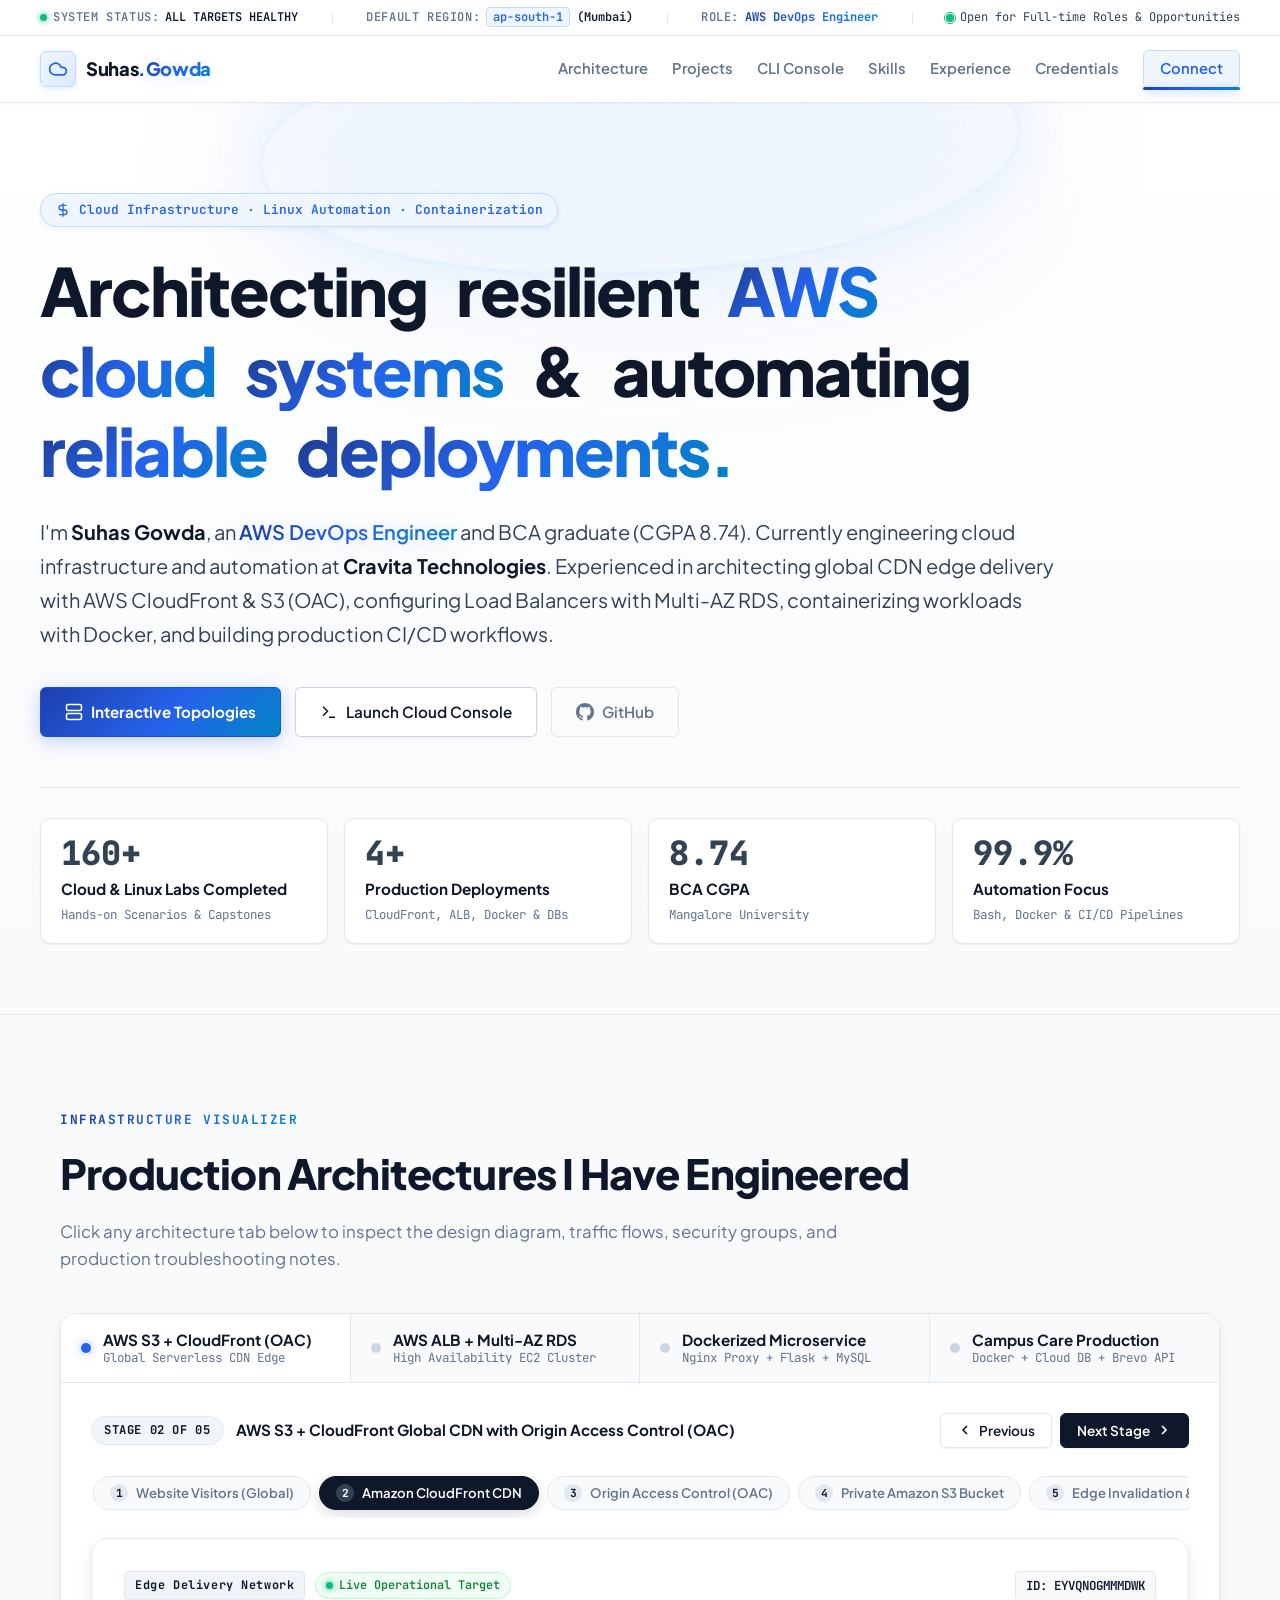
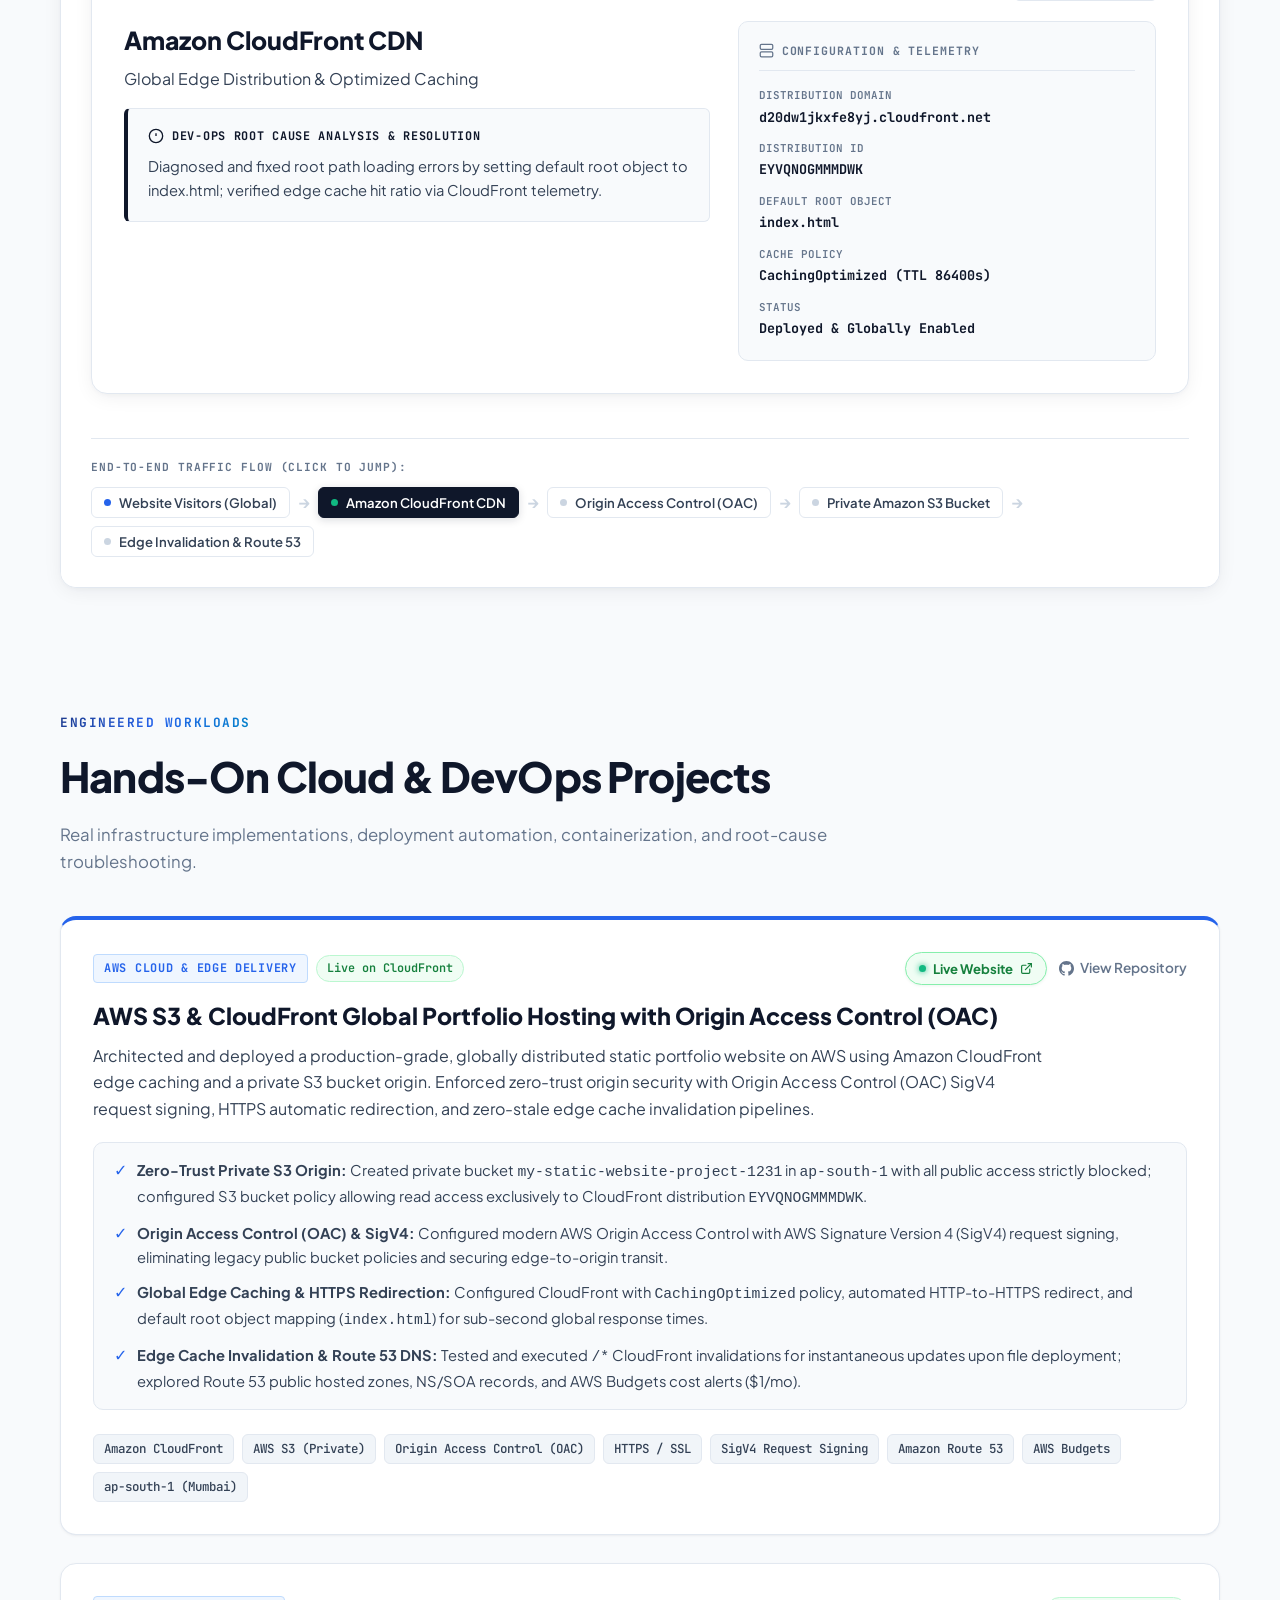
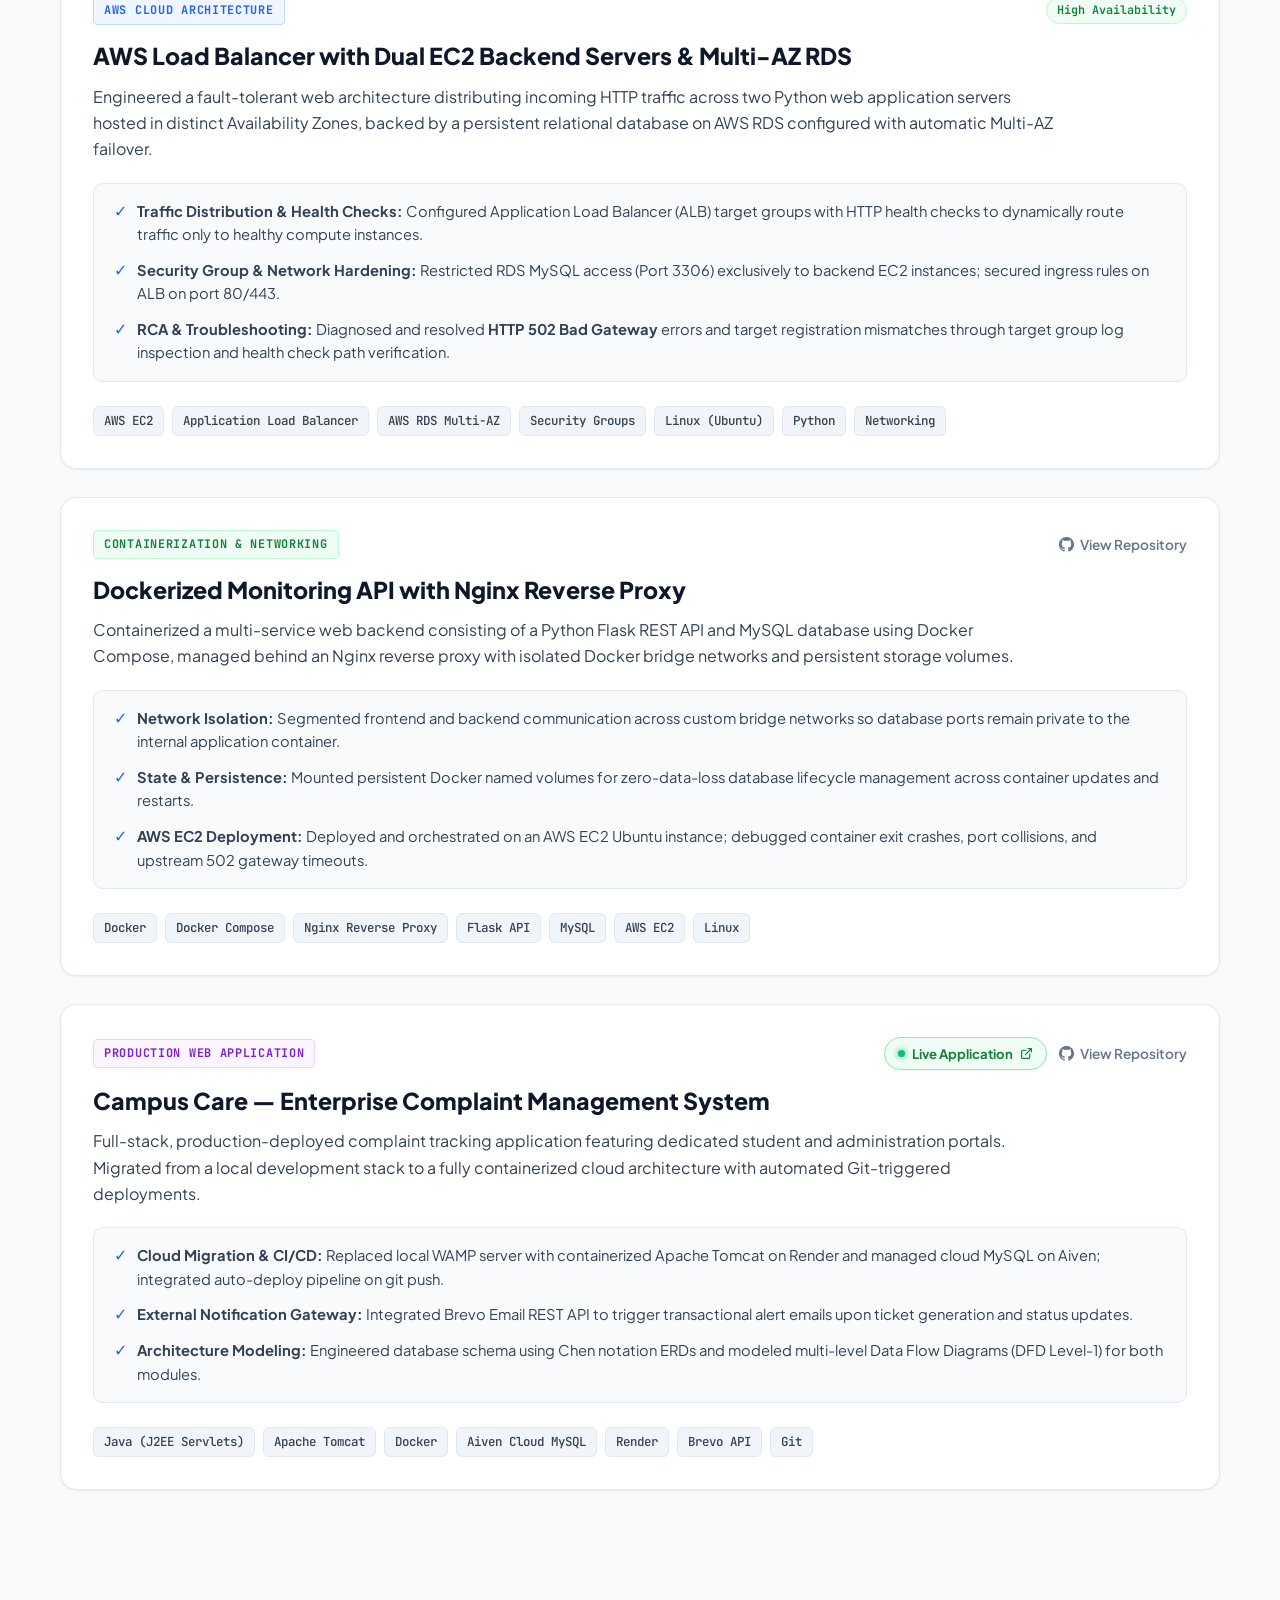
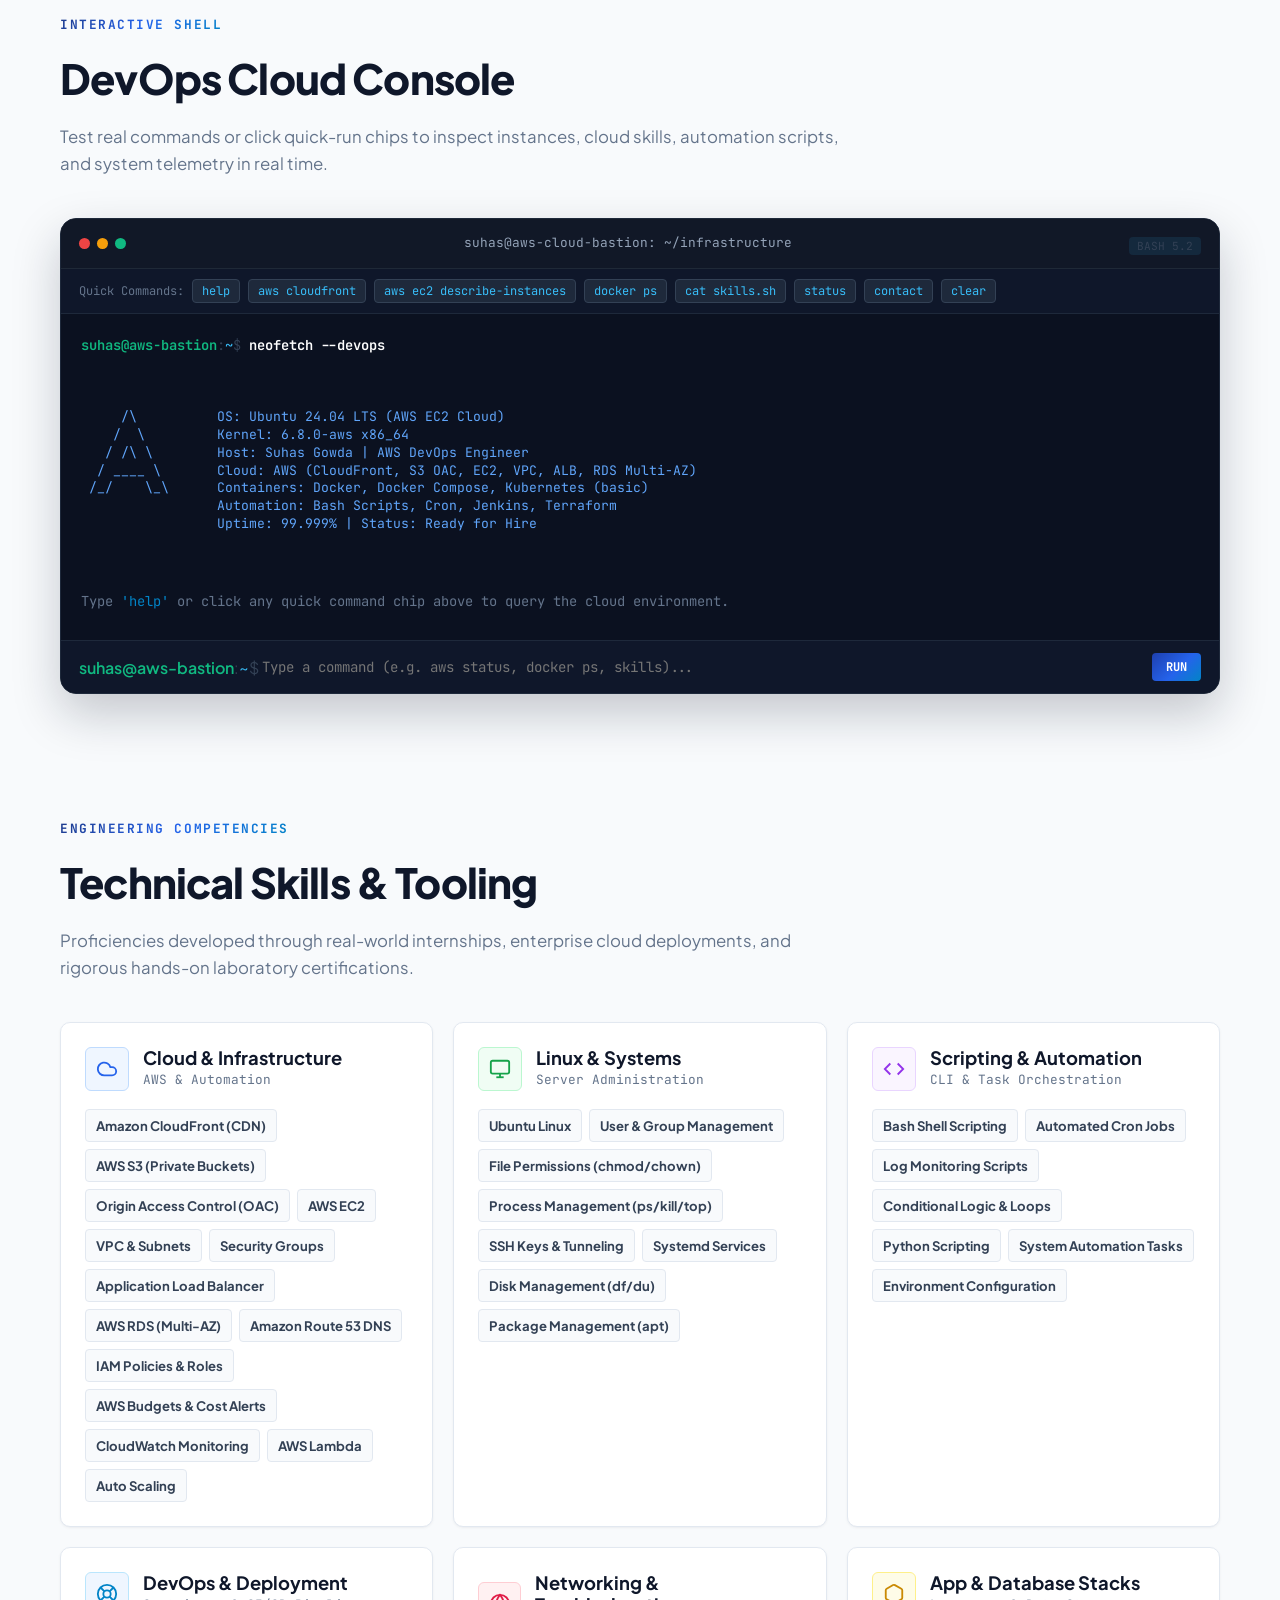
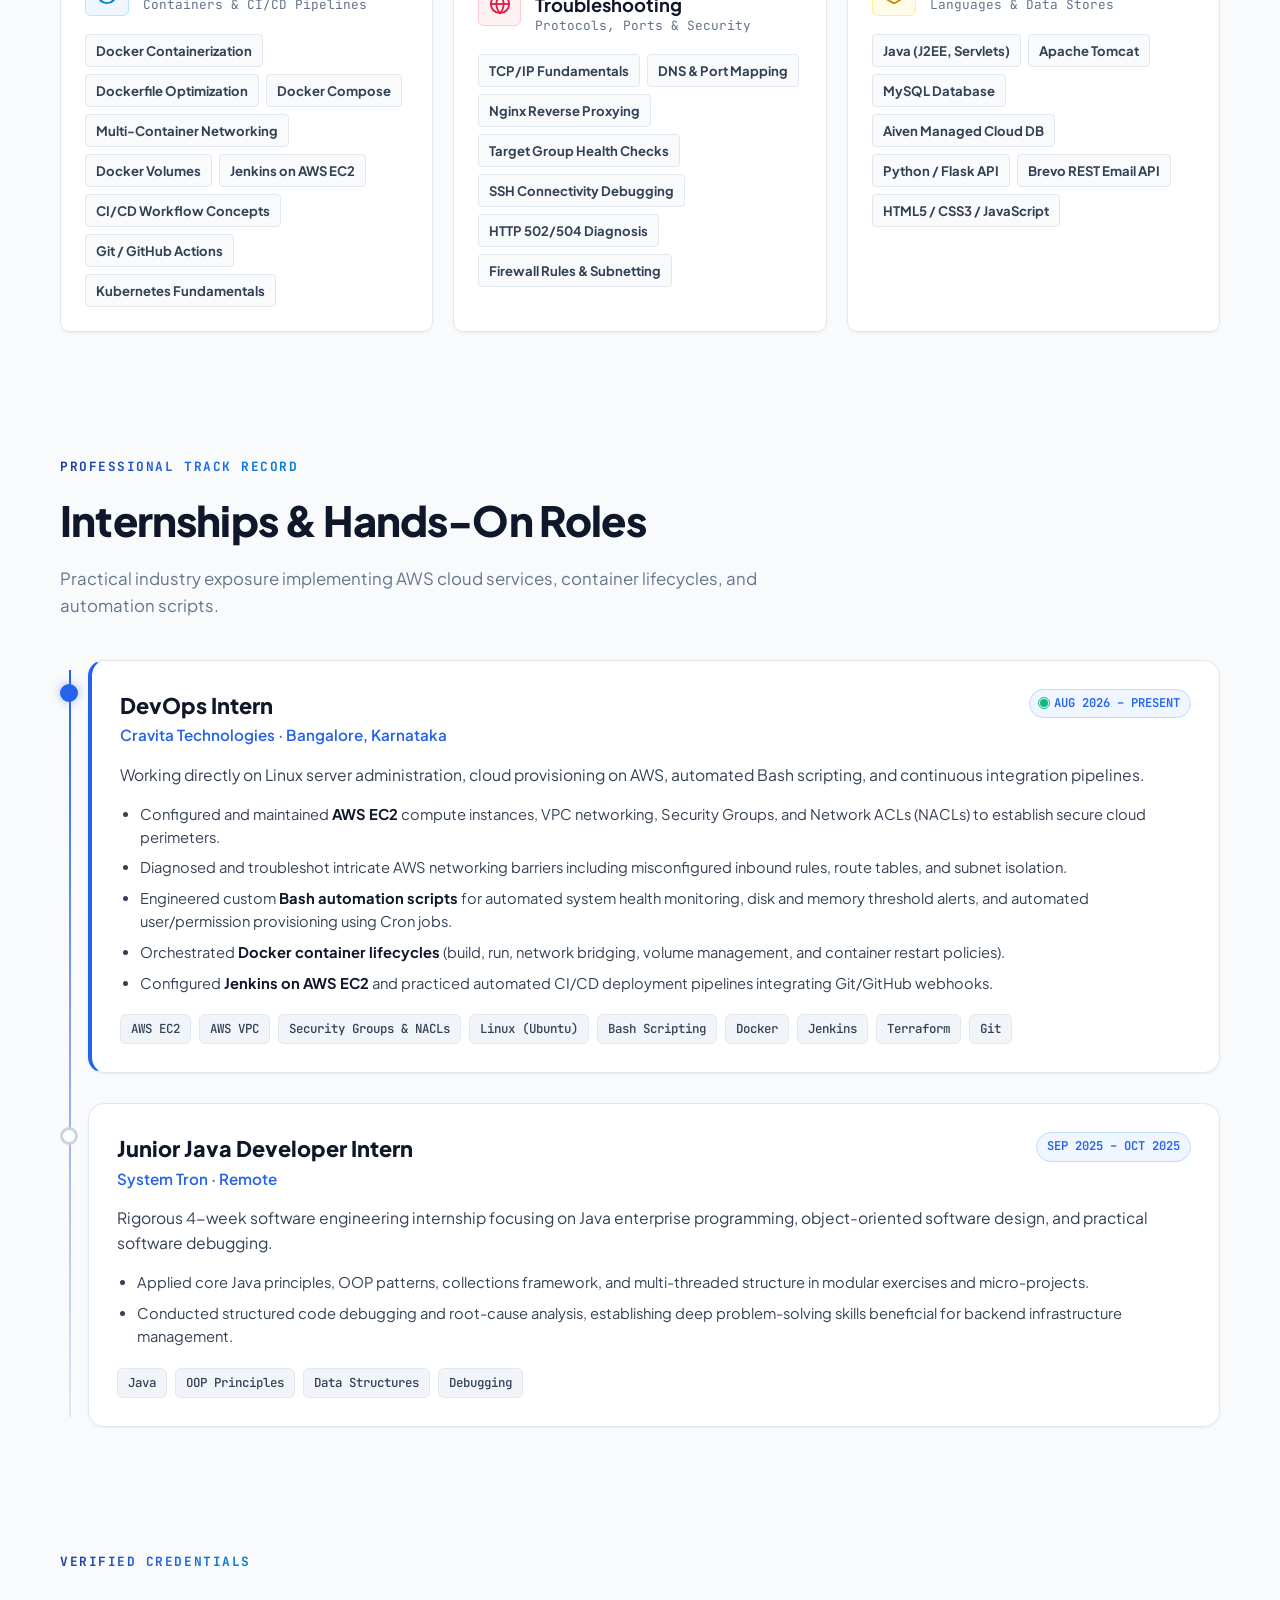
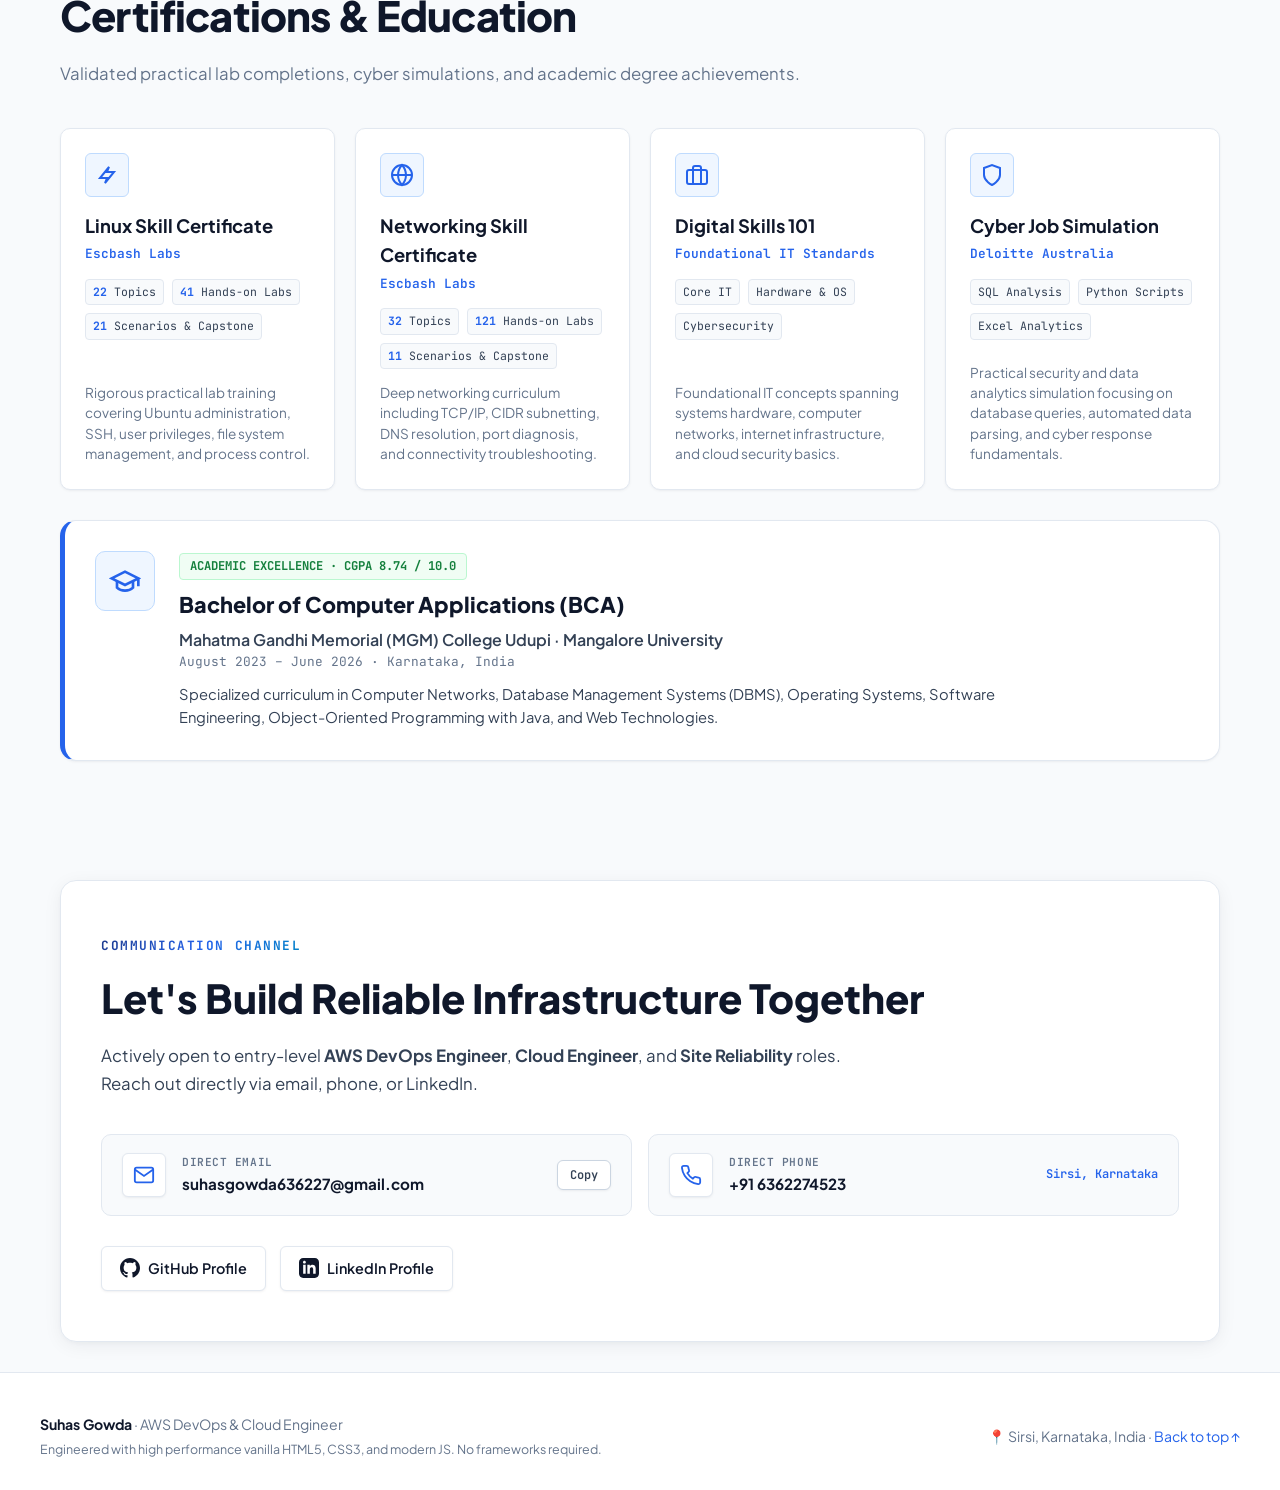
<file: AWS-S3-CloudFront-Portfolio/Index.html>
<!DOCTYPE html>
<html lang="en">

<head>
  <meta charset="UTF-8">
  <meta name="viewport" content="width=device-width, initial-scale=1.0">
  <title>Suhas Gowda | AWS DevOps Engineer</title>
  <meta name="description"
    content="Portfolio of Suhas Gowda: AWS DevOps Engineer specializing in AWS Cloud Infrastructure, Linux Administration, Docker Containerization, CI/CD, and Bash Automation.">

  <!-- Fonts -->
  <link rel="preconnect" href="https://fonts.googleapis.com">
  <link rel="preconnect" href="https://fonts.gstatic.com" crossorigin>
  <link
    href="https://fonts.googleapis.com/css2?family=JetBrains+Mono:wght@400;500;600;700&family=Plus+Jakarta+Sans:wght@400;500;600;700;800&display=swap"
    rel="stylesheet">

  <link rel="stylesheet" href="style.css">
</head>

<body>
  <!-- Interactive Particles Background Canvas (cursor reactive) -->
  <canvas id="particles-canvas"></canvas>

  <!-- Masked & Feathered Global Architecture Grid Background -->
  <div class="cloud-bg-grid" aria-hidden="true"></div>

  <!-- Cloud Telemetry Bar -->
  <aside class="telemetry-bar">
    <div class="telemetry-inner">
      <div class="telemetry-item">
        <span class="status-indicator"></span>
        <span class="telemetry-label">SYSTEM STATUS:</span>
        <span class="telemetry-value">ALL TARGETS HEALTHY</span>
      </div>
      <div class="telemetry-divider"></div>
      <div class="telemetry-item">
        <span class="telemetry-label">DEFAULT REGION:</span>
        <span class="telemetry-value"><span class="badge-code">ap-south-1</span> (Mumbai)</span>
      </div>
      <div class="telemetry-divider"></div>
      <div class="telemetry-item">
        <span class="telemetry-label">ROLE:</span>
        <span class="telemetry-value gradient-text font-bold">AWS DevOps Engineer</span>
      </div>
      <div class="telemetry-divider"></div>
      <div class="telemetry-item availability">
        <span class="pulse-dot"></span>
        <span>Open for Full-time Roles & Opportunities</span>
      </div>
    </div>
  </aside>

  <!-- Navigation -->
  <header class="navbar">
    <div class="nav-container">
      <a href="#top" class="brand-logo">
        <div class="logo-box">
          <svg width="20" height="20" viewBox="0 0 24 24" fill="none" stroke="currentColor" stroke-width="2.2"
            stroke-linecap="round" stroke-linejoin="round">
            <path d="M17.5 19H9a7 7 0 1 1 6.71-9h1.79a4.5 4.5 0 1 1 0 9Z" />
          </svg>
        </div>
        <span class="brand-text">Suhas<span class="gradient-text">.Gowda</span></span>
      </a>

      <nav class="nav-links" id="nav-menu">
        <span class="nav-indicator" id="nav-indicator"></span>
        <a href="#architecture" class="nav-link-item">Architecture</a>
        <a href="#projects" class="nav-link-item">Projects</a>
        <a href="#terminal" class="nav-link-item">CLI Console</a>
        <a href="#skills" class="nav-link-item">Skills</a>
        <a href="#experience" class="nav-link-item">Experience</a>
        <a href="#certifications" class="nav-link-item">Credentials</a>
        <a href="#contact" class="nav-link-item nav-cta">Connect</a>
      </nav>

      <button class="mobile-toggle" id="mobile-toggle" aria-label="Toggle navigation menu">
        <span></span>
        <span></span>
        <span></span>
      </button>
    </div>
  </header>

  <main id="top">
    <!-- Hero Section -->
    <section class="hero-section">
      <!-- High-Contrast Radiant Halo Atmosphere -->
      <div class="halo-container" aria-hidden="true">
        <div class="halo-light"></div>
        <div class="halo-disc"></div>
      </div>

      <div class="hero-content">
        <div class="hero-badge">
          <svg width="16" height="16" viewBox="0 0 24 24" fill="none" stroke="currentColor" stroke-width="2">
            <path d="M12 2v20M17 5H9.5a3.5 3.5 0 0 0 0 7h5a3.5 3.5 0 0 1 0 7H6" />
          </svg>
          <span>Cloud Infrastructure · Linux Automation · Containerization</span>
        </div>

        <h1 class="hero-title" id="hero-title">
          Architecting resilient <span class="gradient-text">AWS cloud systems</span> & automating <span
            class="gradient-text">reliable deployments</span>.
        </h1>

        <p class="hero-subtitle">
          I'm <strong>Suhas Gowda</strong>, an <span class="gradient-text font-semibold">AWS DevOps Engineer</span> and
          BCA graduate (CGPA 8.74). Currently engineering cloud infrastructure and automation at <strong>Cravita
            Technologies</strong>. Experienced in architecting global CDN edge delivery with AWS CloudFront &amp; S3 (OAC), configuring Load Balancers with
          Multi-AZ RDS, containerizing workloads with Docker, and building production CI/CD workflows.
        </p>

        <div class="hero-actions">
          <a href="#architecture" class="btn btn-primary">
            <svg width="18" height="18" viewBox="0 0 24 24" fill="none" stroke="currentColor" stroke-width="2">
              <rect x="2" y="2" width="20" height="8" rx="2" ry="2" />
              <rect x="2" y="14" width="20" height="8" rx="2" ry="2" />
              <line x1="6" y1="6" x2="6.01" y2="6" />
              <line x1="6" y1="18" x2="6.01" y2="18" />
            </svg>
            Interactive Topologies
          </a>
          <a href="#terminal" class="btn btn-secondary">
            <svg width="18" height="18" viewBox="0 0 24 24" fill="none" stroke="currentColor" stroke-width="2">
              <polyline points="4 17 10 11 4 5" />
              <line x1="12" y1="19" x2="20" y2="19" />
            </svg>
            Launch Cloud Console
          </a>
          <a href="https://github.com/sngouda" target="_blank" rel="noopener" class="btn btn-ghost"
            title="GitHub Profile">
            <svg width="18" height="18" viewBox="0 0 24 24" fill="currentColor">
              <path
                d="M12 0c-6.626 0-12 5.373-12 12 0 5.302 3.438 9.8 8.207 11.387.599.111.793-.261.793-.577v-2.234c-3.338.726-4.033-1.416-4.033-1.416-.546-1.387-1.333-1.756-1.333-1.756-1.089-.745.083-.729.083-.729 1.205.084 1.839 1.237 1.839 1.237 1.07 1.834 2.807 1.304 3.492.997.107-.775.418-1.305.762-1.604-2.665-.305-5.467-1.334-5.467-5.931 0-1.311.469-2.381 1.236-3.221-.124-.303-.535-1.524.117-3.176 0 0 1.008-.322 3.301 1.23.957-.266 1.983-.399 3.003-.404 1.02.005 2.047.138 3.006.404 2.291-1.552 3.297-1.23 3.297-1.23.653 1.653.242 2.874.118 3.176.77.84 1.235 1.911 1.235 3.221 0 4.609-2.807 5.624-5.479 5.921.43.372.823 1.102.823 2.222v3.293c0 .319.192.694.801.576 4.765-1.589 8.199-6.086 8.199-11.386 0-6.627-5.373-12-12-12z" />
            </svg>
            GitHub
          </a>
        </div>

        <!-- Telemetry Stats Cards -->
        <div class="metrics-grid">
          <div class="metric-card">
            <span class="metric-number">160+</span>
            <span class="metric-label">Cloud & Linux Labs Completed</span>
            <span class="metric-sub">Hands-on Scenarios & Capstones</span>
          </div>
          <div class="metric-card">
            <span class="metric-number">4+</span>
            <span class="metric-label">Production Deployments</span>
            <span class="metric-sub">CloudFront, ALB, Docker & DBs</span>
          </div>
          <div class="metric-card">
            <span class="metric-number">8.74</span>
            <span class="metric-label">BCA CGPA</span>
            <span class="metric-sub">Mangalore University</span>
          </div>
          <div class="metric-card">
            <span class="metric-number">99.9%</span>
            <span class="metric-label">Automation Focus</span>
            <span class="metric-sub">Bash, Docker & CI/CD Pipelines</span>
          </div>
        </div>
      </div>
    </section>

    <!-- Interactive Architecture Topologies Section -->
    <section id="architecture" class="section-container reveal-on-scroll">
      <div class="section-header">
        <div class="section-tag">INFRASTRUCTURE VISUALIZER</div>
        <h2 class="section-title">Production Architectures I Have Engineered</h2>
        <p class="section-desc">
          Click any architecture tab below to inspect the design diagram, traffic flows, security groups, and production
          troubleshooting notes.
        </p>
      </div>

      <div class="architecture-deck">
        <!-- Architecture Selector Tabs -->
        <div class="arch-tabs">
          <button class="arch-tab active" data-arch="s3-cloudfront-oac">
            <span class="tab-indicator"></span>
            <div class="tab-info">
              <strong>AWS S3 + CloudFront (OAC)</strong>
              <span>Global Serverless CDN Edge</span>
            </div>
          </button>
          <button class="arch-tab" data-arch="alb-multiaz">
            <span class="tab-indicator"></span>
            <div class="tab-info">
              <strong>AWS ALB + Multi-AZ RDS</strong>
              <span>High Availability EC2 Cluster</span>
            </div>
          </button>
          <button class="arch-tab" data-arch="docker-reverse-proxy">
            <span class="tab-indicator"></span>
            <div class="tab-info">
              <strong>Dockerized Microservice</strong>
              <span>Nginx Proxy + Flask + MySQL</span>
            </div>
          </button>
          <button class="arch-tab" data-arch="campuscare-gitops">
            <span class="tab-indicator"></span>
            <div class="tab-info">
              <strong>Campus Care Production</strong>
              <span>Docker + Cloud DB + Brevo API</span>
            </div>
          </button>
        </div>

        <!-- Architecture Display Box -->
        <div class="arch-canvas" id="arch-canvas">
          <!-- Populated dynamically via JS -->
        </div>
      </div>
    </section>

    <!-- Featured Engineering Projects Section -->
    <section id="projects" class="section-container reveal-on-scroll">
      <div class="section-header">
        <div class="section-tag">ENGINEERED WORKLOADS</div>
        <h2 class="section-title">Hands-On Cloud & DevOps Projects</h2>
        <p class="section-desc">
          Real infrastructure implementations, deployment automation, containerization, and root-cause troubleshooting.
        </p>
      </div>

      <div class="projects-grid">
        <!-- Featured Project: AWS S3 + CloudFront Portfolio -->
        <article class="project-card highlight-border">
          <div class="card-status-bar">
            <div class="tags-cluster">
              <span class="tag-aws">AWS CLOUD & EDGE DELIVERY</span>
              <span class="live-pill">Live on CloudFront</span>
            </div>
            <div class="links-cluster">
              <a href="https://d20dw1jkxfe8yj.cloudfront.net/" target="_blank" rel="noopener" class="live-link-btn" title="Open Live CloudFront Portfolio">
                <span class="pulse-green"></span>
                <span>Live Website</span>
                <svg width="13" height="13" viewBox="0 0 24 24" fill="none" stroke="currentColor" stroke-width="2.2" stroke-linecap="round" stroke-linejoin="round">
                  <path d="M18 13v6a2 2 0 0 1-2 2H5a2 2 0 0 1-2-2V8a2 2 0 0 1 2-2h6"/>
                  <polyline points="15 3 21 3 21 9"/>
                  <line x1="10" y1="14" x2="21" y2="3"/>
                </svg>
              </a>
              <a href="https://github.com/sngouda/AWS_PROJECTS/tree/main/AWS-S3-CloudFront-Portfolio" target="_blank" rel="noopener" class="github-link">
                <svg width="15" height="15" viewBox="0 0 24 24" fill="currentColor">
                  <path d="M12 0c-6.626 0-12 5.373-12 12 0 5.302 3.438 9.8 8.207 11.387.599.111.793-.261.793-.577v-2.234c-3.338.726-4.033-1.416-4.033-1.416-.546-1.387-1.333-1.756-1.333-1.756-1.089-.745.083-.729.083-.729 1.205.084 1.839 1.237 1.839 1.237 1.07 1.834 2.807 1.304 3.492.997.107-.775.418-1.305.762-1.604-2.665-.305-5.467-1.334-5.467-5.931 0-1.311.469-2.381 1.236-3.221-.124-.303-.535-1.524.117-3.176 0 0 1.008-.322 3.301 1.23.957-.266 1.983-.399 3.003-.404 1.02.005 2.047.138 3.006.404 2.291-1.552 3.297-1.23 3.297-1.23.653 1.653.242 2.874.118 3.176.77.84 1.235 1.911 1.235 3.221 0 4.609-2.807 5.624-5.479 5.921.43.372.823 1.102.823 2.222v3.293c0 .319.192.694.801.576 4.765-1.589 8.199-6.086 8.199-11.386 0-6.627-5.373-12-12-12z"/>
                </svg>
                View Repository
              </a>
            </div>
          </div>

          <h3 class="project-title">AWS S3 & CloudFront Global Portfolio Hosting with Origin Access Control (OAC)</h3>

          <p class="project-summary">
            Architected and deployed a production-grade, globally distributed static portfolio website on AWS using Amazon CloudFront edge caching and a private S3 bucket origin. Enforced zero-trust origin security with Origin Access Control (OAC) SigV4 request signing, HTTPS automatic redirection, and zero-stale edge cache invalidation pipelines.
          </p>

          <div class="project-highlights">
            <div class="highlight-item">
              <span class="highlight-icon">✓</span>
              <div>
                <strong>Zero-Trust Private S3 Origin:</strong> Created private bucket <code>my-static-website-project-1231</code> in <code>ap-south-1</code> with all public access strictly blocked; configured S3 bucket policy allowing read access exclusively to CloudFront distribution <code>EYVQNOGMMMDWK</code>.
              </div>
            </div>
            <div class="highlight-item">
              <span class="highlight-icon">✓</span>
              <div>
                <strong>Origin Access Control (OAC) & SigV4:</strong> Configured modern AWS Origin Access Control with AWS Signature Version 4 (SigV4) request signing, eliminating legacy public bucket policies and securing edge-to-origin transit.
              </div>
            </div>
            <div class="highlight-item">
              <span class="highlight-icon">✓</span>
              <div>
                <strong>Global Edge Caching & HTTPS Redirection:</strong> Configured CloudFront with <code>CachingOptimized</code> policy, automated HTTP-to-HTTPS redirect, and default root object mapping (<code>index.html</code>) for sub-second global response times.
              </div>
            </div>
            <div class="highlight-item">
              <span class="highlight-icon">✓</span>
              <div>
                <strong>Edge Cache Invalidation & Route 53 DNS:</strong> Tested and executed <code>/*</code> CloudFront invalidations for instantaneous updates upon file deployment; explored Route 53 public hosted zones, NS/SOA records, and AWS Budgets cost alerts ($1/mo).
              </div>
            </div>
          </div>

          <div class="tech-pills">
            <span>Amazon CloudFront</span>
            <span>AWS S3 (Private)</span>
            <span>Origin Access Control (OAC)</span>
            <span>HTTPS / SSL</span>
            <span>SigV4 Request Signing</span>
            <span>Amazon Route 53</span>
            <span>AWS Budgets</span>
            <span>ap-south-1 (Mumbai)</span>
          </div>
        </article>

        <!-- Project 2: AWS ALB + RDS -->
        <article class="project-card">
          <div class="card-status-bar">
            <span class="tag-aws">AWS CLOUD ARCHITECTURE</span>
            <span class="live-pill">High Availability</span>
          </div>

          <h3 class="project-title">AWS Load Balancer with Dual EC2 Backend Servers & Multi-AZ RDS</h3>

          <p class="project-summary">
            Engineered a fault-tolerant web architecture distributing incoming HTTP traffic across two Python web
            application servers hosted in distinct Availability Zones, backed by a persistent relational database on AWS
            RDS configured with automatic Multi-AZ failover.
          </p>

          <div class="project-highlights">
            <div class="highlight-item">
              <span class="highlight-icon">✓</span>
              <div>
                <strong>Traffic Distribution & Health Checks:</strong> Configured Application Load Balancer (ALB) target
                groups with HTTP health checks to dynamically route traffic only to healthy compute instances.
              </div>
            </div>
            <div class="highlight-item">
              <span class="highlight-icon">✓</span>
              <div>
                <strong>Security Group & Network Hardening:</strong> Restricted RDS MySQL access (Port 3306) exclusively
                to backend EC2 instances; secured ingress rules on ALB on port 80/443.
              </div>
            </div>
            <div class="highlight-item">
              <span class="highlight-icon">✓</span>
              <div>
                <strong>RCA & Troubleshooting:</strong> Diagnosed and resolved <strong>HTTP 502 Bad Gateway</strong>
                errors and target registration mismatches through target group log inspection and health check path
                verification.
              </div>
            </div>
          </div>

          <div class="tech-pills">
            <span>AWS EC2</span>
            <span>Application Load Balancer</span>
            <span>AWS RDS Multi-AZ</span>
            <span>Security Groups</span>
            <span>Linux (Ubuntu)</span>
            <span>Python</span>
            <span>Networking</span>
          </div>
        </article>

        <!-- Project 2 -->
        <article class="project-card">
          <div class="card-status-bar">
            <span class="tag-docker">CONTAINERIZATION & NETWORKING</span>
            <a href="https://github.com/sngouda/Docker" target="_blank" rel="noopener" class="github-link">
              <svg width="15" height="15" viewBox="0 0 24 24" fill="currentColor">
                <path
                  d="M12 0c-6.626 0-12 5.373-12 12 0 5.302 3.438 9.8 8.207 11.387.599.111.793-.261.793-.577v-2.234c-3.338.726-4.033-1.416-4.033-1.416-.546-1.387-1.333-1.756-1.333-1.756-1.089-.745.083-.729.083-.729 1.205.084 1.839 1.237 1.839 1.237 1.07 1.834 2.807 1.304 3.492.997.107-.775.418-1.305.762-1.604-2.665-.305-5.467-1.334-5.467-5.931 0-1.311.469-2.381 1.236-3.221-.124-.303-.535-1.524.117-3.176 0 0 1.008-.322 3.301 1.23.957-.266 1.983-.399 3.003-.404 1.02.005 2.047.138 3.006.404 2.291-1.552 3.297-1.23 3.297-1.23.653 1.653.242 2.874.118 3.176.77.84 1.235 1.911 1.235 3.221 0 4.609-2.807 5.624-5.479 5.921.43.372.823 1.102.823 2.222v3.293c0 .319.192.694.801.576 4.765-1.589 8.199-6.086 8.199-11.386 0-6.627-5.373-12-12-12z" />
              </svg>
              View Repository
            </a>
          </div>

          <h3 class="project-title">Dockerized Monitoring API with Nginx Reverse Proxy</h3>

          <p class="project-summary">
            Containerized a multi-service web backend consisting of a Python Flask REST API and MySQL database using
            Docker Compose, managed behind an Nginx reverse proxy with isolated Docker bridge networks and persistent
            storage volumes.
          </p>

          <div class="project-highlights">
            <div class="highlight-item">
              <span class="highlight-icon">✓</span>
              <div>
                <strong>Network Isolation:</strong> Segmented frontend and backend communication across custom bridge
                networks so database ports remain private to the internal application container.
              </div>
            </div>
            <div class="highlight-item">
              <span class="highlight-icon">✓</span>
              <div>
                <strong>State & Persistence:</strong> Mounted persistent Docker named volumes for zero-data-loss
                database lifecycle management across container updates and restarts.
              </div>
            </div>
            <div class="highlight-item">
              <span class="highlight-icon">✓</span>
              <div>
                <strong>AWS EC2 Deployment:</strong> Deployed and orchestrated on an AWS EC2 Ubuntu instance; debugged
                container exit crashes, port collisions, and upstream 502 gateway timeouts.
              </div>
            </div>
          </div>

          <div class="tech-pills">
            <span>Docker</span>
            <span>Docker Compose</span>
            <span>Nginx Reverse Proxy</span>
            <span>Flask API</span>
            <span>MySQL</span>
            <span>AWS EC2</span>
            <span>Linux</span>
          </div>
        </article>

        <!-- Project 3 -->
        <article class="project-card">
          <div class="card-status-bar">
            <span class="tag-gitops">PRODUCTION WEB APPLICATION</span>
            <div class="links-cluster">
              <a href="https://campuscomplaints.onrender.com/" target="_blank" rel="noopener" class="live-link-btn">
                <span class="pulse-green"></span>
                <span>Live Application</span>
                <svg width="13" height="13" viewBox="0 0 24 24" fill="none" stroke="currentColor" stroke-width="2.2" stroke-linecap="round" stroke-linejoin="round">
                  <path d="M18 13v6a2 2 0 0 1-2 2H5a2 2 0 0 1-2-2V8a2 2 0 0 1 2-2h6"/>
                  <polyline points="15 3 21 3 21 9"/>
                  <line x1="10" y1="14" x2="21" y2="3"/>
                </svg>
              </a>
              <a href="https://github.com/sngouda" target="_blank" rel="noopener" class="github-link">
                <svg width="15" height="15" viewBox="0 0 24 24" fill="currentColor">
                  <path d="M12 0c-6.626 0-12 5.373-12 12 0 5.302 3.438 9.8 8.207 11.387.599.111.793-.261.793-.577v-2.234c-3.338.726-4.033-1.416-4.033-1.416-.546-1.387-1.333-1.756-1.333-1.756-1.089-.745.083-.729.083-.729 1.205.084 1.839 1.237 1.839 1.237 1.07 1.834 2.807 1.304 3.492.997.107-.775.418-1.305.762-1.604-2.665-.305-5.467-1.334-5.467-5.931 0-1.311.469-2.381 1.236-3.221-.124-.303-.535-1.524.117-3.176 0 0 1.008-.322 3.301 1.23.957-.266 1.983-.399 3.003-.404 1.02.005 2.047.138 3.006.404 2.291-1.552 3.297-1.23 3.297-1.23.653 1.653.242 2.874.118 3.176.77.84 1.235 1.911 1.235 3.221 0 4.609-2.807 5.624-5.479 5.921.43.372.823 1.102.823 2.222v3.293c0 .319.192.694.801.576 4.765-1.589 8.199-6.086 8.199-11.386 0-6.627-5.373-12-12-12z"/>
                </svg>
                View Repository
              </a>
            </div>
          </div>

          <h3 class="project-title">Campus Care — Enterprise Complaint Management System</h3>

          <p class="project-summary">
            Full-stack, production-deployed complaint tracking application featuring dedicated student and
            administration portals. Migrated from a local development stack to a fully containerized cloud architecture
            with automated Git-triggered deployments.
          </p>

          <div class="project-highlights">
            <div class="highlight-item">
              <span class="highlight-icon">✓</span>
              <div>
                <strong>Cloud Migration & CI/CD:</strong> Replaced local WAMP server with containerized Apache Tomcat on
                Render and managed cloud MySQL on Aiven; integrated auto-deploy pipeline on git push.
              </div>
            </div>
            <div class="highlight-item">
              <span class="highlight-icon">✓</span>
              <div>
                <strong>External Notification Gateway:</strong> Integrated Brevo Email REST API to trigger transactional
                alert emails upon ticket generation and status updates.
              </div>
            </div>
            <div class="highlight-item">
              <span class="highlight-icon">✓</span>
              <div>
                <strong>Architecture Modeling:</strong> Engineered database schema using Chen notation ERDs and modeled
                multi-level Data Flow Diagrams (DFD Level-1) for both modules.
              </div>
            </div>
          </div>

          <div class="tech-pills">
            <span>Java (J2EE Servlets)</span>
            <span>Apache Tomcat</span>
            <span>Docker</span>
            <span>Aiven Cloud MySQL</span>
            <span>Render</span>
            <span>Brevo API</span>
            <span>Git</span>
          </div>
        </article>
      </div>
    </section>

    <!-- Interactive DevOps Terminal Section -->
    <section id="terminal" class="section-container reveal-on-scroll">
      <div class="section-header">
        <div class="section-tag">INTERACTIVE SHELL</div>
        <h2 class="section-title">DevOps Cloud Console</h2>
        <p class="section-desc">
          Test real commands or click quick-run chips to inspect instances, cloud skills, automation scripts, and system
          telemetry in real time.
        </p>
      </div>

      <div class="terminal-window">
        <div class="terminal-titlebar">
          <div class="terminal-dots">
            <span class="dot-red"></span>
            <span class="dot-yellow"></span>
            <span class="dot-green"></span>
          </div>
          <span class="terminal-title">suhas@aws-cloud-bastion: ~/infrastructure</span>
          <div class="terminal-actions">
            <span class="terminal-mode">BASH 5.2</span>
          </div>
        </div>

        <div class="terminal-chips">
          <span class="chip-label">Quick Commands:</span>
          <button class="terminal-chip" data-cmd="help">help</button>
          <button class="terminal-chip" data-cmd="aws cloudfront">aws cloudfront</button>
          <button class="terminal-chip" data-cmd="aws ec2 describe-instances">aws ec2 describe-instances</button>
          <button class="terminal-chip" data-cmd="docker ps">docker ps</button>
          <button class="terminal-chip" data-cmd="cat skills.sh">cat skills.sh</button>
          <button class="terminal-chip" data-cmd="status">status</button>
          <button class="terminal-chip" data-cmd="contact">contact</button>
          <button class="terminal-chip" data-cmd="clear">clear</button>
        </div>

        <div class="terminal-body" id="terminal-output" tabindex="0">
          <div class="terminal-line"><span class="prompt-user">suhas@aws-bastion</span>:<span
              class="prompt-path">~</span>$ <span class="cmd-run">neofetch --devops</span></div>
          <div class="terminal-response text-dim">
            <pre class="ascii-art">
     /\          OS: Ubuntu 24.04 LTS (AWS EC2 Cloud)
    /  \         Kernel: 6.8.0-aws x86_64
   / /\ \        Host: Suhas Gowda | AWS DevOps Engineer
  / ____ \       Cloud: AWS (CloudFront, S3 OAC, EC2, VPC, ALB, RDS Multi-AZ)
 /_/    \_\      Containers: Docker, Docker Compose, Kubernetes (basic)
                 Automation: Bash Scripts, Cron, Jenkins, Terraform
                 Uptime: 99.999% | Status: Ready for Hire
</pre>
          </div>
          <div class="terminal-line text-muted">Type <span class="text-cyan">'help'</span> or click any quick command
            chip above to query the cloud environment.</div>
        </div>

        <div class="terminal-input-bar">
          <span class="prompt-user">suhas@aws-bastion</span>:<span class="prompt-path">~</span>$&nbsp;
          <input type="text" id="terminal-input" placeholder="Type a command (e.g. aws status, docker ps, skills)..."
            autocomplete="off" spellcheck="false">
          <button class="btn-terminal-exec" id="terminal-submit">RUN</button>
        </div>
      </div>
    </section>

    <!-- Technical Skills Matrix -->
    <section id="skills" class="section-container reveal-on-scroll">
      <div class="section-header">
        <div class="section-tag">ENGINEERING COMPETENCIES</div>
        <h2 class="section-title">Technical Skills & Tooling</h2>
        <p class="section-desc">
          Proficiencies developed through real-world internships, enterprise cloud deployments, and rigorous hands-on
          laboratory certifications.
        </p>
      </div>

      <div class="skills-grid">
        <!-- Category 1 -->
        <div class="skill-category">
          <div class="skill-category-head">
            <div class="cat-icon icon-aws">
              <svg width="22" height="22" viewBox="0 0 24 24" fill="none" stroke="currentColor" stroke-width="2">
                <path d="M17.5 19H9a7 7 0 1 1 6.71-9h1.79a4.5 4.5 0 1 1 0 9Z" />
              </svg>
            </div>
            <div>
              <h3>Cloud & Infrastructure</h3>
              <p>AWS & Automation</p>
            </div>
          </div>
          <ul class="skill-badges">
            <li><strong>Amazon CloudFront (CDN)</strong></li>
            <li><strong>AWS S3 (Private Buckets)</strong></li>
            <li><strong>Origin Access Control (OAC)</strong></li>
            <li><strong>AWS EC2</strong></li>
            <li><strong>VPC & Subnets</strong></li>
            <li><strong>Security Groups</strong></li>
            <li><strong>Application Load Balancer</strong></li>
            <li><strong>AWS RDS (Multi-AZ)</strong></li>
            <li><strong>Amazon Route 53 DNS</strong></li>
            <li><strong>IAM Policies & Roles</strong></li>
            <li><strong>AWS Budgets & Cost Alerts</strong></li>
            <li><strong>CloudWatch Monitoring</strong></li>
            <li><strong>AWS Lambda</strong></li>
            <li><strong>Auto Scaling</strong></li>
          </ul>
        </div>

        <!-- Category 2 -->
        <div class="skill-category">
          <div class="skill-category-head">
            <div class="cat-icon icon-linux">
              <svg width="22" height="22" viewBox="0 0 24 24" fill="none" stroke="currentColor" stroke-width="2">
                <rect x="2" y="3" width="20" height="14" rx="2" ry="2" />
                <line x1="8" y1="21" x2="16" y2="21" />
                <line x1="12" y1="17" x2="12" y2="21" />
              </svg>
            </div>
            <div>
              <h3>Linux & Systems</h3>
              <p>Server Administration</p>
            </div>
          </div>
          <ul class="skill-badges">
            <li><strong>Ubuntu Linux</strong></li>
            <li><strong>User & Group Management</strong></li>
            <li><strong>File Permissions (chmod/chown)</strong></li>
            <li><strong>Process Management (ps/kill/top)</strong></li>
            <li><strong>SSH Keys & Tunneling</strong></li>
            <li><strong>Systemd Services</strong></li>
            <li><strong>Disk Management (df/du)</strong></li>
            <li><strong>Package Management (apt)</strong></li>
          </ul>
        </div>

        <!-- Category 3 -->
        <div class="skill-category">
          <div class="skill-category-head">
            <div class="cat-icon icon-code">
              <svg width="22" height="22" viewBox="0 0 24 24" fill="none" stroke="currentColor" stroke-width="2">
                <polyline points="16 18 22 12 16 6" />
                <polyline points="8 6 2 12 8 18" />
              </svg>
            </div>
            <div>
              <h3>Scripting & Automation</h3>
              <p>CLI & Task Orchestration</p>
            </div>
          </div>
          <ul class="skill-badges">
            <li><strong>Bash Shell Scripting</strong></li>
            <li><strong>Automated Cron Jobs</strong></li>
            <li><strong>Log Monitoring Scripts</strong></li>
            <li><strong>Conditional Logic & Loops</strong></li>
            <li><strong>Python Scripting</strong></li>
            <li><strong>System Automation Tasks</strong></li>
            <li><strong>Environment Configuration</strong></li>
          </ul>
        </div>

        <!-- Category 4 -->
        <div class="skill-category">
          <div class="skill-category-head">
            <div class="cat-icon icon-devops">
              <svg width="22" height="22" viewBox="0 0 24 24" fill="none" stroke="currentColor" stroke-width="2">
                <circle cx="12" cy="12" r="10" />
                <path d="m4.93 4.93 4.24 4.24" />
                <path d="m14.83 9.17 4.24-4.24" />
                <path d="m14.83 14.83 4.24 4.24" />
                <path d="m9.17 14.83-4.24 4.24" />
                <circle cx="12" cy="12" r="4" />
              </svg>
            </div>
            <div>
              <h3>DevOps & Deployment</h3>
              <p>Containers & CI/CD Pipelines</p>
            </div>
          </div>
          <ul class="skill-badges">
            <li><strong>Docker Containerization</strong></li>
            <li><strong>Dockerfile Optimization</strong></li>
            <li><strong>Docker Compose</strong></li>
            <li><strong>Multi-Container Networking</strong></li>
            <li><strong>Docker Volumes</strong></li>
            <li><strong>Jenkins on AWS EC2</strong></li>
            <li><strong>CI/CD Workflow Concepts</strong></li>
            <li><strong>Git / GitHub Actions</strong></li>
            <li><strong>Kubernetes Fundamentals</strong></li>
          </ul>
        </div>

        <!-- Category 5 -->
        <div class="skill-category">
          <div class="skill-category-head">
            <div class="cat-icon icon-net">
              <svg width="22" height="22" viewBox="0 0 24 24" fill="none" stroke="currentColor" stroke-width="2">
                <circle cx="12" cy="12" r="10" />
                <line x1="2" y1="12" x2="22" y2="12" />
                <path d="M12 2a15.3 15.3 0 0 1 4 10 15.3 15.3 0 0 1-4 10 15.3 15.3 0 0 1-4-10 15.3 15.3 0 0 1 4-10z" />
              </svg>
            </div>
            <div>
              <h3>Networking & Troubleshooting</h3>
              <p>Protocols, Ports & Security</p>
            </div>
          </div>
          <ul class="skill-badges">
            <li><strong>TCP/IP Fundamentals</strong></li>
            <li><strong>DNS & Port Mapping</strong></li>
            <li><strong>Nginx Reverse Proxying</strong></li>
            <li><strong>Target Group Health Checks</strong></li>
            <li><strong>SSH Connectivity Debugging</strong></li>
            <li><strong>HTTP 502/504 Diagnosis</strong></li>
            <li><strong>Firewall Rules & Subnetting</strong></li>
          </ul>
        </div>

        <!-- Category 6 -->
        <div class="skill-category">
          <div class="skill-category-head">
            <div class="cat-icon icon-app">
              <svg width="22" height="22" viewBox="0 0 24 24" fill="none" stroke="currentColor" stroke-width="2">
                <path
                  d="M21 16V8a2 2 0 0 0-1-1.73l-7-4a2 2 0 0 0-2 0l-7 4A2 2 0 0 0 3 8v8a2 2 0 0 0 1 1.73l7 4a2 2 0 0 0 2 0l7-4A2 2 0 0 0 21 16z" />
              </svg>
            </div>
            <div>
              <h3>App & Database Stacks</h3>
              <p>Languages & Data Stores</p>
            </div>
          </div>
          <ul class="skill-badges">
            <li><strong>Java (J2EE, Servlets)</strong></li>
            <li><strong>Apache Tomcat</strong></li>
            <li><strong>MySQL Database</strong></li>
            <li><strong>Aiven Managed Cloud DB</strong></li>
            <li><strong>Python / Flask API</strong></li>
            <li><strong>Brevo REST Email API</strong></li>
            <li><strong>HTML5 / CSS3 / JavaScript</strong></li>
          </ul>
        </div>
      </div>
    </section>

    <!-- Experience & Internships -->
    <section id="experience" class="section-container reveal-on-scroll">
      <div class="section-header">
        <div class="section-tag">PROFESSIONAL TRACK RECORD</div>
        <h2 class="section-title">Internships & Hands-On Roles</h2>
        <p class="section-desc">
          Practical industry exposure implementing AWS cloud services, container lifecycles, and automation scripts.
        </p>
      </div>

      <div class="experience-timeline">
        <!-- Experience 1 -->
        <div class="exp-item active-role">
          <div class="exp-dot"></div>
          <div class="exp-card">
            <div class="exp-header">
              <div>
                <h3 class="exp-title">DevOps Intern</h3>
                <h4 class="exp-company">Cravita Technologies · Bangalore, Karnataka</h4>
              </div>
              <div class="exp-date-badge">
                <span class="pulse-dot"></span>
                AUG 2026 – PRESENT
              </div>
            </div>
            <p class="exp-desc">
              Working directly on Linux server administration, cloud provisioning on AWS, automated Bash scripting, and
              continuous integration pipelines.
            </p>
            <ul class="exp-list">
              <li>Configured and maintained <strong>AWS EC2</strong> compute instances, VPC networking, Security Groups,
                and Network ACLs (NACLs) to establish secure cloud perimeters.</li>
              <li>Diagnosed and troubleshot intricate AWS networking barriers including misconfigured inbound rules,
                route tables, and subnet isolation.</li>
              <li>Engineered custom <strong>Bash automation scripts</strong> for automated system health monitoring,
                disk and memory threshold alerts, and automated user/permission provisioning using Cron jobs.</li>
              <li>Orchestrated <strong>Docker container lifecycles</strong> (build, run, network bridging, volume
                management, and container restart policies).</li>
              <li>Configured <strong>Jenkins on AWS EC2</strong> and practiced automated CI/CD deployment pipelines
                integrating Git/GitHub webhooks.</li>
            </ul>
            <div class="tech-pills">
              <span>AWS EC2</span>
              <span>AWS VPC</span>
              <span>Security Groups & NACLs</span>
              <span>Linux (Ubuntu)</span>
              <span>Bash Scripting</span>
              <span>Docker</span>
              <span>Jenkins</span>
              <span>Terraform</span>
              <span>Git</span>
            </div>
          </div>
        </div>

        <!-- Experience 2 -->
        <div class="exp-item">
          <div class="exp-dot"></div>
          <div class="exp-card">
            <div class="exp-header">
              <div>
                <h3 class="exp-title">Junior Java Developer Intern</h3>
                <h4 class="exp-company">System Tron · Remote</h4>
              </div>
              <div class="exp-date-badge">
                SEP 2025 – OCT 2025
              </div>
            </div>
            <p class="exp-desc">
              Rigorous 4-week software engineering internship focusing on Java enterprise programming, object-oriented
              software design, and practical software debugging.
            </p>
            <ul class="exp-list">
              <li>Applied core Java principles, OOP patterns, collections framework, and multi-threaded structure in
                modular exercises and micro-projects.</li>
              <li>Conducted structured code debugging and root-cause analysis, establishing deep problem-solving skills
                beneficial for backend infrastructure management.</li>
            </ul>
            <div class="tech-pills">
              <span>Java</span>
              <span>OOP Principles</span>
              <span>Data Structures</span>
              <span>Debugging</span>
            </div>
          </div>
        </div>
      </div>
    </section>

    <!-- Certifications & Education Section -->
    <section id="certifications" class="section-container reveal-on-scroll">
      <div class="section-header">
        <div class="section-tag">VERIFIED CREDENTIALS</div>
        <h2 class="section-title">Certifications & Education</h2>
        <p class="section-desc">
          Validated practical lab completions, cyber simulations, and academic degree achievements.
        </p>
      </div>

      <div class="certs-grid">
        <!-- Cert 1 -->
        <div class="cert-card">
          <div class="cert-badge-icon">
            <svg width="24" height="24" viewBox="0 0 24 24" fill="none" stroke="currentColor" stroke-width="2">
              <path d="M12 15l-2 5l9-11h-7l2-5l-9 11h7z" />
            </svg>
          </div>
          <h3 class="cert-name">Linux Skill Certificate</h3>
          <p class="cert-issuer">Escbash Labs</p>
          <div class="cert-details">
            <div class="cert-stat"><strong>22</strong> Topics</div>
            <div class="cert-stat"><strong>41</strong> Hands-on Labs</div>
            <div class="cert-stat"><strong>21</strong> Scenarios & Capstone</div>
          </div>
          <p class="cert-desc">Rigorous practical lab training covering Ubuntu administration, SSH, user privileges,
            file system management, and process control.</p>
        </div>

        <!-- Cert 2 -->
        <div class="cert-card">
          <div class="cert-badge-icon">
            <svg width="24" height="24" viewBox="0 0 24 24" fill="none" stroke="currentColor" stroke-width="2">
              <circle cx="12" cy="12" r="10" />
              <line x1="2" y1="12" x2="22" y2="12" />
              <path d="M12 2a15.3 15.3 0 0 1 4 10 15.3 15.3 0 0 1-4 10 15.3 15.3 0 0 1-4-10 15.3 15.3 0 0 1 4-10z" />
            </svg>
          </div>
          <h3 class="cert-name">Networking Skill Certificate</h3>
          <p class="cert-issuer">Escbash Labs</p>
          <div class="cert-details">
            <div class="cert-stat"><strong>32</strong> Topics</div>
            <div class="cert-stat"><strong>121</strong> Hands-on Labs</div>
            <div class="cert-stat"><strong>11</strong> Scenarios & Capstone</div>
          </div>
          <p class="cert-desc">Deep networking curriculum including TCP/IP, CIDR subnetting, DNS resolution, port
            diagnosis, and connectivity troubleshooting.</p>
        </div>

        <!-- Cert 3 -->
        <div class="cert-card">
          <div class="cert-badge-icon">
            <svg width="24" height="24" viewBox="0 0 24 24" fill="none" stroke="currentColor" stroke-width="2">
              <rect x="2" y="7" width="20" height="14" rx="2" ry="2" />
              <path d="M16 21V5a2 2 0 0 0-2-2h-4a2 2 0 0 0-2 2v16" />
            </svg>
          </div>
          <h3 class="cert-name">Digital Skills 101</h3>
          <p class="cert-issuer">Foundational IT Standards</p>
          <div class="cert-details">
            <div class="cert-stat">Core IT</div>
            <div class="cert-stat">Hardware & OS</div>
            <div class="cert-stat">Cybersecurity</div>
          </div>
          <p class="cert-desc">Foundational IT concepts spanning systems hardware, computer networks, internet
            infrastructure, and cloud security basics.</p>
        </div>

        <!-- Cert 4 -->
        <div class="cert-card">
          <div class="cert-badge-icon">
            <svg width="24" height="24" viewBox="0 0 24 24" fill="none" stroke="currentColor" stroke-width="2">
              <path d="M12 22s8-4 8-10V5l-8-3-8 3v7c0 6 8 10 8 10z" />
            </svg>
          </div>
          <h3 class="cert-name">Cyber Job Simulation</h3>
          <p class="cert-issuer">Deloitte Australia</p>
          <div class="cert-details">
            <div class="cert-stat">SQL Analysis</div>
            <div class="cert-stat">Python Scripts</div>
            <div class="cert-stat">Excel Analytics</div>
          </div>
          <p class="cert-desc">Practical security and data analytics simulation focusing on database queries, automated
            data parsing, and cyber response fundamentals.</p>
        </div>
      </div>

      <!-- Education Box -->
      <div class="education-banner">
        <div class="edu-icon">
          <svg width="32" height="32" viewBox="0 0 24 24" fill="none" stroke="currentColor" stroke-width="2">
            <path d="M22 10v6M2 10l10-5 10 5-10 5z" />
            <path d="M6 12v5c3 3 9 3 12 0v-5" />
          </svg>
        </div>
        <div class="edu-content">
          <span class="edu-badge">ACADEMIC EXCELLENCE · CGPA 8.74 / 10.0</span>
          <h3>Bachelor of Computer Applications (BCA)</h3>
          <p class="edu-institute">Mahatma Gandhi Memorial (MGM) College Udupi · Mangalore University</p>
          <p class="edu-dates">August 2023 – June 2026 · Karnataka, India</p>
          <p class="edu-summary">
            Specialized curriculum in Computer Networks, Database Management Systems (DBMS), Operating Systems, Software
            Engineering, Object-Oriented Programming with Java, and Web Technologies.
          </p>
        </div>
      </div>
    </section>

    <!-- Contact & Connect Section -->
    <section id="contact" class="section-container reveal-on-scroll">
      <div class="contact-card">
        <div class="contact-glow"></div>
        <div class="contact-header">
          <div class="section-tag">COMMUNICATION CHANNEL</div>
          <h2 class="contact-title">Let's Build Reliable Infrastructure Together</h2>
          <p class="contact-sub">
            Actively open to entry-level <strong>AWS DevOps Engineer</strong>, <strong>Cloud Engineer</strong>, and
            <strong>Site Reliability</strong> roles. Reach out directly via email, phone, or LinkedIn.
          </p>
        </div>

        <div class="contact-methods">
          <!-- Email Box -->
          <div class="contact-tile">
            <div class="tile-icon">
              <svg width="22" height="22" viewBox="0 0 24 24" fill="none" stroke="currentColor" stroke-width="2">
                <path d="M4 4h16c1.1 0 2 .9 2 2v12c0 1.1-.9 2-2 2H4c-1.1 0-2-.9-2-2V6c0-1.1.9-2 2-2z" />
                <polyline points="22,6 12,13 2,6" />
              </svg>
            </div>
            <div class="tile-details">
              <span class="tile-label">DIRECT EMAIL</span>
              <a href="mailto:suhasgowda636227@gmail.com" class="tile-value"
                id="email-text">suhasgowda636227@gmail.com</a>
            </div>
            <button class="btn-copy" id="btn-copy-email" title="Copy Email">
              <span id="copy-email-text">Copy</span>
            </button>
          </div>

          <!-- Phone Box -->
          <div class="contact-tile">
            <div class="tile-icon">
              <svg width="22" height="22" viewBox="0 0 24 24" fill="none" stroke="currentColor" stroke-width="2">
                <path
                  d="M22 16.92v3a2 2 0 0 1-2.18 2 19.79 19.79 0 0 1-8.63-3.07 19.5 19.5 0 0 1-6-6 19.79 19.79 0 0 1-3.07-8.67A2 2 0 0 1 4.11 2h3a2 2 0 0 1 2 1.72 12.84 12.84 0 0 0 .7 2.81 2 2 0 0 1-.45 2.11L8.09 9.91a16 16 0 0 0 6 6l1.27-1.27a2 2 0 0 1 2.11-.45 12.84 12.84 0 0 0 2.81.7A2 2 0 0 1 22 16.92z" />
              </svg>
            </div>
            <div class="tile-details">
              <span class="tile-label">DIRECT PHONE</span>
              <a href="tel:+916362274523" class="tile-value">+91 6362274523</a>
            </div>
            <span class="tile-meta">Sirsi, Karnataka</span>
          </div>
        </div>

        <div class="contact-social-cluster">
          <a href="https://github.com/sngouda" target="_blank" rel="noopener" class="social-btn">
            <svg width="20" height="20" viewBox="0 0 24 24" fill="currentColor">
              <path
                d="M12 0c-6.626 0-12 5.373-12 12 0 5.302 3.438 9.8 8.207 11.387.599.111.793-.261.793-.577v-2.234c-3.338.726-4.033-1.416-4.033-1.416-.546-1.387-1.333-1.756-1.333-1.756-1.089-.745.083-.729.083-.729 1.205.084 1.839 1.237 1.839 1.237 1.07 1.834 2.807 1.304 3.492.997.107-.775.418-1.305.762-1.604-2.665-.305-5.467-1.334-5.467-5.931 0-1.311.469-2.381 1.236-3.221-.124-.303-.535-1.524.117-3.176 0 0 1.008-.322 3.301 1.23.957-.266 1.983-.399 3.003-.404 1.02.005 2.047.138 3.006.404 2.291-1.552 3.297-1.23 3.297-1.23.653 1.653.242 2.874.118 3.176.77.84 1.235 1.911 1.235 3.221 0 4.609-2.807 5.624-5.479 5.921.43.372.823 1.102.823 2.222v3.293c0 .319.192.694.801.576 4.765-1.589 8.199-6.086 8.199-11.386 0-6.627-5.373-12-12-12z" />
            </svg>
            GitHub Profile
          </a>
          <a href="https://www.linkedin.com/in/suhasgowda1866" target="_blank" rel="noopener" class="social-btn">
            <svg width="20" height="20" viewBox="0 0 24 24" fill="currentColor">
              <path
                d="M19 0h-14c-2.761 0-5 2.239-5 5v14c0 2.761 2.239 5 5 5h14c2.762 0 5-2.239 5-5v-14c0-2.761-2.238-5-5-5zm-11 19h-3v-11h3v11zm-1.5-12.268c-.966 0-1.75-.79-1.75-1.764s.784-1.764 1.75-1.764 1.75.79 1.75 1.764-.783 1.764-1.75 1.764zm13.5 12.268h-3v-5.604c0-3.368-4-3.113-4 0v5.604h-3v-11h3v1.765c1.396-2.586 7-2.777 7 2.476v6.759z" />
            </svg>
            LinkedIn Profile
          </a>
        </div>
      </div>
    </section>
  </main>

  <!-- Engineering Footer -->
  <footer class="footer">
    <div class="footer-container">
      <div class="footer-left">
        <p><strong>Suhas Gowda</strong> · AWS DevOps & Cloud Engineer</p>
        <p class="footer-sub">Engineered with high performance vanilla HTML5, CSS3, and modern JS. No frameworks
          required.</p>
      </div>
      <div class="footer-right">
        <p class="footer-loc">📍 Sirsi, Karnataka, India · <a href="#top">Back to top ↑</a></p>
      </div>
    </div>
  </footer>

  <script src="script.js"></script>
</body>

</html>
</file>
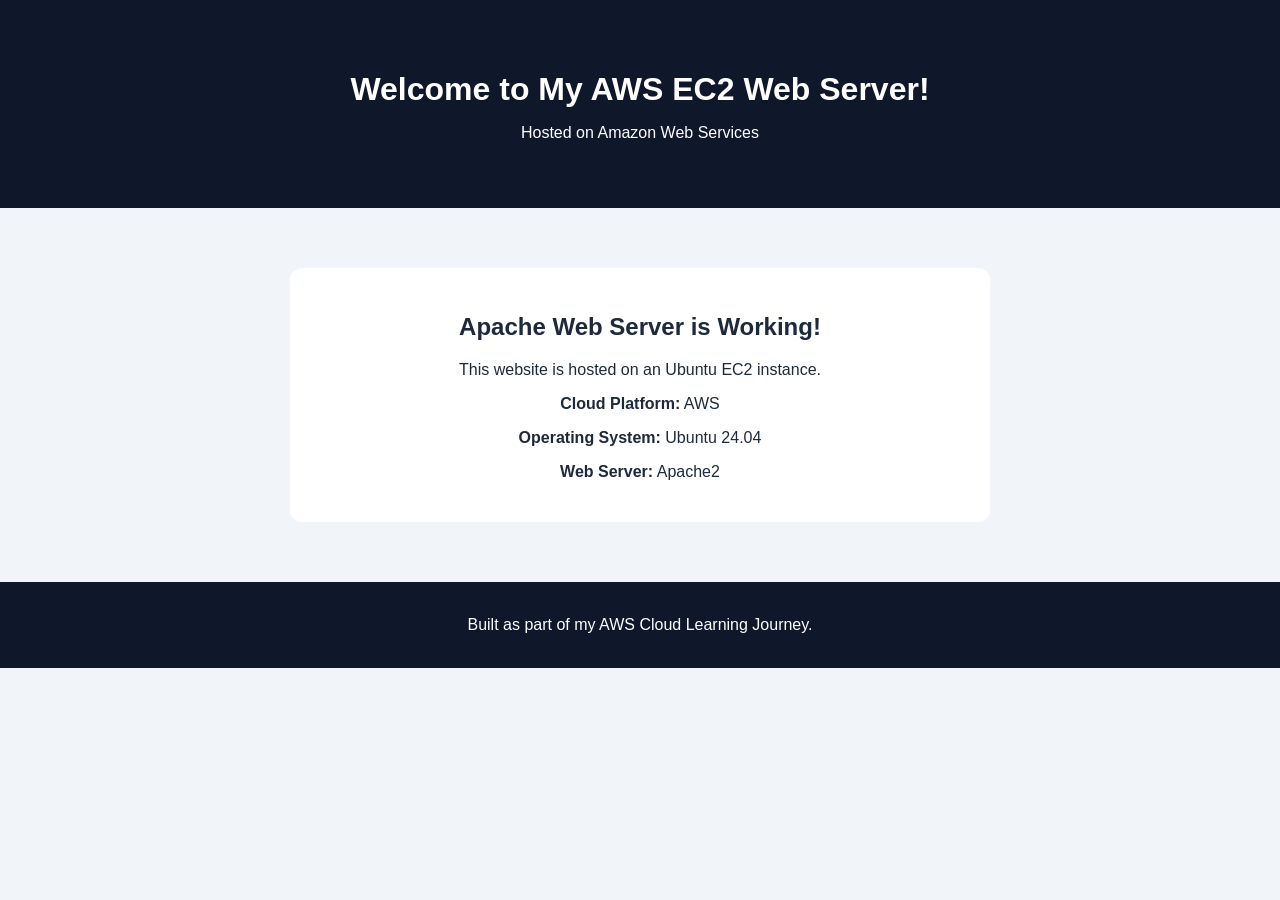
<file: EC2-Apache-Web-Server/index.html>
<!DOCTYPE html>
<html lang="en">
<head>
    <meta charset="UTF-8">
    <meta name="viewport" content="width=device-width, initial-scale=1.0">
    <title>My AWS EC2 Web Server</title>
    <style>
        body {
            margin: 0;
            font-family: Arial, sans-serif;
            background: #f1f5f9;
            color: #1e293b;
            text-align: center;
        }
        header {
            background: #0f172a;
            color: white;
            padding: 50px 20px;
        }
        h1 { margin-bottom: 10px; }
        main { padding: 40px 20px; }
        .card {
            background: white;
            max-width: 650px;
            margin: 20px auto;
            padding: 25px;
            border-radius: 12px;
        }
        footer {
            background: #0f172a;
            color: white;
            padding: 18px;
        }
    </style>
</head>
<body>
    <header>
        <h1>Welcome to My AWS EC2 Web Server!</h1>
        <p>Hosted on Amazon Web Services</p>
    </header>

    <main>
        <div class="card">
            <h2>Apache Web Server is Working!</h2>
            <p>This website is hosted on an Ubuntu EC2 instance.</p>
            <p><strong>Cloud Platform:</strong> AWS</p>
            <p><strong>Operating System:</strong> Ubuntu 24.04</p>
            <p><strong>Web Server:</strong> Apache2</p>
        </div>
    </main>

    <footer>
        <p>Built as part of my AWS Cloud Learning Journey.</p>
    </footer>
</body>
</html>
</file>
<file: AWS-S3-CloudFront-Portfolio/style.css>
/* ==========================================================================
   Suhas Gowda | AWS DevOps Engineer Portfolio
   Professional Enterprise White Theme & Royal Cloud Blue Gradient
   ========================================================================== */

:root {
  /* Crisp Professional White & Off-White Canvas */
  --bg-deep: #f8fafc;
  --bg-main: #ffffff;
  --bg-card: #ffffff;
  --bg-card-hover: #f1f5f9;
  --bg-subtle: #f8fafc;
  --bg-terminal: #0b1120;
  
  /* Refined Enterprise Slate Borders & Dividers */
  --border-dim: #e2e8f0;
  --border-mid: #cbd5e1;
  --border-bright: #94a3b8;
  
  /* Executive Cloud Blue, Indigo & Cyan Gradients (AWS & Enterprise Cloud) */
  --gradient-cloud: linear-gradient(135deg, #1e40af 0%, #2563eb 55%, #0284c7 100%);
  --gradient-cloud-text: linear-gradient(135deg, #1e3a8a 0%, #2563eb 50%, #0284c7 100%);
  --gradient-cloud-glow: rgba(37, 99, 235, 0.22);
  
  --brand-blue: #2563eb;
  --brand-blue-hover: #1d4ed8;
  --brand-cyan: #0284c7;
  --brand-indigo: #4f46e5;
  
  --terminal-green: #10b981;
  --terminal-green-glow: rgba(16, 185, 129, 0.25);
  --accent-purple: #7c3aed;
  --danger-red: #ef4444;

  /* High-Contrast Professional Typography Colors */
  --text-title: #0f172a;
  --text-body: #334155;
  --text-muted: #64748b;
  --text-dim: #94a3b8;

  /* Elevation Shadows */
  --shadow-sm: 0 1px 3px 0 rgba(15, 23, 42, 0.05), 0 1px 2px -1px rgba(15, 23, 42, 0.05);
  --shadow-md: 0 4px 20px -2px rgba(15, 23, 42, 0.07), 0 2px 6px -1px rgba(15, 23, 42, 0.04);
  --shadow-lg: 0 12px 32px -4px rgba(15, 23, 42, 0.09), 0 4px 12px -2px rgba(15, 23, 42, 0.05);
  --shadow-hover: 0 14px 34px -4px rgba(37, 99, 235, 0.15), 0 4px 10px -2px rgba(15, 23, 42, 0.06);

  /* Dimensions & Spacing */
  --max-width: 1200px;
  --radius-sm: 6px;
  --radius-md: 10px;
  --radius-lg: 16px;
  --radius-full: 9999px;

  /* Font Families */
  --font-sans: "Plus Jakarta Sans", system-ui, -apple-system, sans-serif;
  --font-mono: "JetBrains Mono", monospace, monospace;
}

/* Universal Reset & Base */
*, *::before, *::after {
  box-sizing: border-box;
  margin: 0;
  padding: 0;
}

html {
  scroll-behavior: smooth;
  scroll-padding-top: 100px;
  background-color: var(--bg-deep);
  color: var(--text-body);
  font-family: var(--font-sans);
  line-height: 1.6;
}

body {
  background-color: var(--bg-deep);
  min-height: 100vh;
  overflow-x: hidden;
  position: relative;
  -webkit-font-smoothing: antialiased;
}

a {
  color: var(--brand-blue);
  text-decoration: none;
  transition: color 0.2s ease;
}

a:hover {
  color: var(--brand-blue-hover);
}

button {
  font-family: inherit;
  cursor: pointer;
}

/* --------------------------------------------------------------------------
   Highlighted Words: Executive Cloud Blue to Cyan Gradient
   -------------------------------------------------------------------------- */
.gradient-text,
.text-gradient-fire,
.text-amber {
  background: var(--gradient-cloud-text) !important;
  -webkit-background-clip: text !important;
  -webkit-text-fill-color: transparent !important;
  display: inline-block;
  font-weight: inherit;
  filter: drop-shadow(0 2px 8px rgba(37, 99, 235, 0.15));
}

.font-bold { font-weight: 700 !important; }
.font-semibold { font-weight: 600 !important; }

.text-cyan { color: var(--brand-cyan) !important; }
.text-green { color: var(--terminal-green) !important; }
.text-dim { color: var(--text-dim) !important; }
.text-muted { color: var(--text-muted) !important; }

/* --------------------------------------------------------------------------
   Interactive Canvas & Clean Feathered Background Grid
   -------------------------------------------------------------------------- */
#particles-canvas {
  position: fixed;
  top: 0;
  left: 0;
  width: 100vw;
  height: 100vh;
  z-index: 1;
  pointer-events: none;
}

.cloud-bg-grid {
  position: fixed;
  top: 0;
  left: 0;
  width: 100vw;
  height: 100vh;
  pointer-events: none;
  z-index: 1;
  background-size: 44px 44px;
  background-image: 
    linear-gradient(to right, rgba(148, 163, 184, 0.12) 1px, transparent 1px),
    linear-gradient(to bottom, rgba(148, 163, 184, 0.12) 1px, transparent 1px);
  opacity: 0.85;
  /* Feathered radial mask fading smoothly towards edges */
  mask-image: radial-gradient(ellipse 85% 70% at 50% 28%, rgba(0, 0, 0, 1) 0%, rgba(0, 0, 0, 0.6) 50%, rgba(0, 0, 0, 0.12) 80%, transparent 100%);
  -webkit-mask-image: radial-gradient(ellipse 85% 70% at 50% 28%, rgba(0, 0, 0, 1) 0%, rgba(0, 0, 0, 0.6) 50%, rgba(0, 0, 0, 0.12) 80%, transparent 100%);
}

/* Ensure interactive page content sits cleanly above background layers */
.telemetry-bar,
.navbar,
main,
footer {
  position: relative;
  z-index: 10;
}

/* --------------------------------------------------------------------------
   Light Radiant Cloud Halo Atmosphere
   -------------------------------------------------------------------------- */
.halo-container {
  position: absolute;
  top: -120px;
  left: 50%;
  transform: translateX(-50%);
  width: 1000px;
  height: 560px;
  pointer-events: none;
  z-index: 1;
}

.halo-light {
  position: absolute;
  top: 0;
  left: 50%;
  transform: translateX(-50%);
  width: 850px;
  height: 480px;
  background: radial-gradient(ellipse 75% 60% at 50% 32%, 
    rgba(37, 99, 235, 0.08) 0%, 
    rgba(2, 132, 199, 0.06) 35%, 
    rgba(99, 102, 241, 0.03) 65%, 
    transparent 90%
  );
  filter: blur(50px);
}

.halo-disc {
  position: absolute;
  top: 40px;
  left: 50%;
  transform: translateX(-50%) rotate(-3deg);
  width: 760px;
  height: 250px;
  border-radius: 50%;
  border: 1.5px solid rgba(191, 219, 254, 0.6);
  background: radial-gradient(ellipse at center, rgba(239, 246, 255, 0.5) 0%, rgba(219, 234, 254, 0.2) 55%, transparent 80%);
  box-shadow: 
    0 0 60px rgba(191, 219, 254, 0.4), 
    inset 0 0 45px rgba(239, 246, 255, 0.6);
  filter: blur(1px);
  animation: haloPulse 8s ease-in-out infinite alternate;
}

@keyframes haloPulse {
  0% { transform: translateX(-50%) rotate(-3deg) scale(0.97); opacity: 0.75; }
  100% { transform: translateX(-50%) rotate(-1deg) scale(1.03); opacity: 1; }
}

/* --------------------------------------------------------------------------
   Hero Word-By-Word Slide Down Entrance Animation (Landing)
   -------------------------------------------------------------------------- */
.hero-word {
  display: inline-block;
  white-space: nowrap;
  margin-right: 0.28em;
  opacity: 0;
  transform: translateY(-28px);
  filter: blur(3px);
  animation: heroWordDrop 0.65s cubic-bezier(0.16, 1, 0.3, 1) forwards;
  animation-delay: var(--w-delay, 0s);
  will-change: transform, opacity, filter;
}

@keyframes heroWordDrop {
  0% {
    opacity: 0;
    transform: translateY(-28px);
    filter: blur(3px);
  }
  65% {
    opacity: 1;
    transform: translateY(2px);
    filter: blur(0);
  }
  100% {
    opacity: 1;
    transform: translateY(0);
    filter: blur(0);
  }
}

/* --------------------------------------------------------------------------
   Scroll-Driven Section Reveal Animations
   -------------------------------------------------------------------------- */
.reveal-on-scroll {
  opacity: 0;
  transform: translateY(34px);
  filter: blur(2px);
  transition: opacity 0.8s cubic-bezier(0.16, 1, 0.3, 1), 
              transform 0.8s cubic-bezier(0.16, 1, 0.3, 1),
              filter 0.8s cubic-bezier(0.16, 1, 0.3, 1);
  will-change: opacity, transform, filter;
}

.reveal-on-scroll.revealed {
  opacity: 1;
  transform: translateY(0);
  filter: blur(0);
}

/* --------------------------------------------------------------------------
   Top Cloud Telemetry Bar
   -------------------------------------------------------------------------- */
.telemetry-bar {
  background: #ffffff;
  border-bottom: 1px solid var(--border-dim);
  font-family: var(--font-mono);
  font-size: 0.75rem;
  padding: 8px 16px;
  box-shadow: 0 1px 2px rgba(0, 0, 0, 0.02);
}

.telemetry-inner {
  max-width: var(--max-width);
  margin: 0 auto;
  display: flex;
  align-items: center;
  justify-content: space-between;
  gap: 12px;
  flex-wrap: wrap;
}

.telemetry-item {
  display: inline-flex;
  align-items: center;
  gap: 6px;
  color: var(--text-body);
}

.telemetry-divider {
  width: 1px;
  height: 12px;
  background: var(--border-dim);
}

.telemetry-label {
  color: var(--text-muted);
  font-weight: 600;
  letter-spacing: 0.05em;
}

.telemetry-value {
  color: var(--text-title);
  font-weight: 600;
}

.status-indicator {
  width: 7px;
  height: 7px;
  border-radius: 50%;
  background-color: var(--terminal-green);
  box-shadow: 0 0 6px var(--terminal-green);
}

.badge-code {
  background: #eff6ff;
  color: var(--brand-blue);
  border: 1px solid #bfdbfe;
  padding: 1px 6px;
  border-radius: 4px;
}

.pulse-dot {
  width: 8px;
  height: 8px;
  background: var(--terminal-green);
  border-radius: 50%;
  position: relative;
  display: inline-block;
}

.pulse-dot::after {
  content: "";
  position: absolute;
  top: -2px;
  left: -2px;
  right: -2px;
  bottom: -2px;
  border-radius: 50%;
  border: 1px solid var(--terminal-green);
  animation: pulse-ring 2s infinite;
}

@keyframes pulse-ring {
  0% { transform: scale(0.9); opacity: 1; }
  100% { transform: scale(2.2); opacity: 0; }
}

/* --------------------------------------------------------------------------
   Sticky Glass Navigation with Active Section Animated Underline
   -------------------------------------------------------------------------- */
.navbar {
  position: sticky;
  top: 0;
  z-index: 40;
  background: rgba(255, 255, 255, 0.92);
  backdrop-filter: blur(14px);
  -webkit-backdrop-filter: blur(14px);
  border-bottom: 1px solid var(--border-dim);
  padding: 14px 20px;
  box-shadow: 0 1px 3px rgba(15, 23, 42, 0.03);
}

.nav-container {
  max-width: var(--max-width);
  margin: 0 auto;
  display: flex;
  align-items: center;
  justify-content: space-between;
}

.brand-logo {
  display: flex;
  align-items: center;
  gap: 10px;
  text-decoration: none;
}

.logo-box {
  width: 36px;
  height: 36px;
  background: linear-gradient(135deg, #eff6ff 0%, #dbeafe 100%);
  border: 1px solid #bfdbfe;
  border-radius: var(--radius-sm);
  display: flex;
  align-items: center;
  justify-content: center;
  color: var(--brand-blue);
  box-shadow: 0 2px 6px rgba(37, 99, 235, 0.12);
}

.brand-text {
  font-size: 1.15rem;
  font-weight: 800;
  color: var(--text-title);
  letter-spacing: -0.02em;
}

.nav-links {
  position: relative;
  display: flex;
  align-items: center;
  gap: 24px;
}

.nav-link-item {
  color: var(--text-muted);
  font-size: 0.92rem;
  font-weight: 600;
  transition: color 0.2s ease;
  position: relative;
  padding: 4px 0;
}

.nav-link-item:hover,
.nav-link-item.active {
  color: var(--text-title);
}

/* The Animated Sliding Underline */
.nav-indicator {
  position: absolute;
  bottom: -2px;
  left: 0;
  width: 0;
  height: 3px;
  border-radius: 3px;
  background: var(--gradient-cloud);
  box-shadow: 0 2px 8px rgba(37, 99, 235, 0.4);
  transition: left 0.35s cubic-bezier(0.16, 1, 0.3, 1), 
              width 0.35s cubic-bezier(0.16, 1, 0.3, 1), 
              opacity 0.25s ease;
  opacity: 0;
  pointer-events: none;
  z-index: 5;
}

.nav-links a.nav-cta {
  background: #eff6ff;
  color: var(--brand-blue);
  border: 1px solid #bfdbfe;
  padding: 6px 16px;
  border-radius: var(--radius-sm);
  font-weight: 600;
  transition: all 0.2s;
}

.nav-links a.nav-cta:hover {
  background: var(--brand-blue);
  color: #ffffff;
  border-color: var(--brand-blue);
  box-shadow: 0 4px 12px rgba(37, 99, 235, 0.25);
}

.mobile-toggle {
  display: none;
  background: transparent;
  border: 0;
  flex-direction: column;
  gap: 5px;
  padding: 6px;
}

.mobile-toggle span {
  width: 24px;
  height: 2px;
  background: var(--text-title);
  border-radius: 2px;
  transition: 0.3s;
}

/* --------------------------------------------------------------------------
   Hero Section
   -------------------------------------------------------------------------- */
.hero-section {
  position: relative;
  padding: 90px 20px 70px;
  overflow: hidden;
  border-bottom: 1px solid var(--border-dim);
  background: linear-gradient(180deg, #ffffff 0%, #f8fafc 100%);
}

.hero-content {
  max-width: var(--max-width);
  margin: 0 auto;
  position: relative;
  z-index: 10;
}

.hero-badge {
  display: inline-flex;
  align-items: center;
  gap: 8px;
  background: #eff6ff;
  border: 1px solid #bfdbfe;
  padding: 6px 14px;
  border-radius: var(--radius-full);
  color: var(--brand-blue);
  font-family: var(--font-mono);
  font-size: 0.8rem;
  font-weight: 600;
  margin-bottom: 24px;
  box-shadow: 0 2px 6px rgba(37, 99, 235, 0.08);
}

.hero-badge svg {
  color: var(--brand-blue);
}

.hero-title {
  font-size: clamp(2.3rem, 5.2vw, 4.2rem);
  font-weight: 800;
  line-height: 1.2;
  color: var(--text-title);
  letter-spacing: -0.03em;
  max-width: 22ch;
  margin-bottom: 24px;
}

.hero-subtitle {
  font-size: clamp(1.05rem, 2vw, 1.25rem);
  color: var(--text-body);
  max-width: 68ch;
  line-height: 1.7;
  margin-bottom: 36px;
}

.hero-subtitle strong {
  color: var(--text-title);
  font-weight: 700;
}

.hero-actions {
  display: flex;
  flex-wrap: wrap;
  gap: 14px;
  margin-bottom: 50px;
}

.btn {
  display: inline-flex;
  align-items: center;
  gap: 8px;
  padding: 12px 24px;
  border-radius: var(--radius-sm);
  font-weight: 600;
  font-size: 0.95rem;
  transition: all 0.2s cubic-bezier(0.16, 1, 0.3, 1);
  text-decoration: none;
}

.btn-primary {
  background: var(--gradient-cloud);
  color: #ffffff;
  font-weight: 700;
  border: 1px solid #1d4ed8;
  box-shadow: 0 4px 18px rgba(37, 99, 235, 0.28);
}

.btn-primary:hover {
  background: linear-gradient(135deg, #1d4ed8 0%, #1e40af 100%);
  color: #ffffff;
  transform: translateY(-2px);
  box-shadow: 0 6px 24px rgba(37, 99, 235, 0.38);
}

.btn-secondary {
  background: #ffffff;
  color: var(--text-title);
  border: 1px solid var(--border-mid);
  box-shadow: var(--shadow-sm);
}

.btn-secondary:hover {
  background: #f8fafc;
  border-color: var(--brand-blue);
  color: var(--brand-blue);
  transform: translateY(-2px);
}

.btn-ghost {
  background: transparent;
  color: var(--text-muted);
  border: 1px solid var(--border-dim);
}

.btn-ghost:hover {
  color: var(--text-title);
  border-color: var(--border-mid);
  background: #ffffff;
}

/* Metrics Grid */
.metrics-grid {
  display: grid;
  grid-template-columns: repeat(auto-fit, minmax(220px, 1fr));
  gap: 16px;
  padding-top: 30px;
  border-top: 1px solid var(--border-dim);
}

.metric-card {
  background: #ffffff;
  border: 1px solid var(--border-dim);
  border-radius: var(--radius-md);
  padding: 18px 20px;
  display: flex;
  flex-direction: column;
  box-shadow: var(--shadow-sm);
  transition: border-color 0.2s, transform 0.2s, box-shadow 0.2s;
}

.metric-card:hover {
  border-color: #bfdbfe;
  box-shadow: var(--shadow-md);
  transform: translateY(-2px);
}

.metric-number {
  font-family: var(--font-mono);
  font-size: 2.1rem;
  font-weight: 800;
  line-height: 1;
  margin-bottom: 6px;
}

.metric-label {
  font-size: 0.95rem;
  font-weight: 700;
  color: var(--text-title);
  margin-bottom: 4px;
}

.metric-sub {
  font-size: 0.78rem;
  color: var(--text-muted);
  font-family: var(--font-mono);
}

/* --------------------------------------------------------------------------
   Section Layout Standards
   -------------------------------------------------------------------------- */
.section-container {
  max-width: var(--max-width);
  margin: 0 auto;
  padding: 90px 20px 30px;
}

.section-header {
  margin-bottom: 40px;
}

.section-tag {
  font-family: var(--font-mono);
  font-size: 0.8rem;
  font-weight: 700;
  letter-spacing: 0.12em;
  margin-bottom: 10px;
  background: var(--gradient-cloud-text);
  -webkit-background-clip: text;
  -webkit-text-fill-color: transparent;
  display: inline-block;
}

.section-title {
  font-size: clamp(1.8rem, 3.5vw, 2.6rem);
  font-weight: 800;
  color: var(--text-title);
  letter-spacing: -0.02em;
  margin-bottom: 12px;
}

.section-desc {
  font-size: 1.05rem;
  color: var(--text-muted);
  max-width: 65ch;
  line-height: 1.6;
}

/* --------------------------------------------------------------------------
   Interactive Architecture Visualizer
   -------------------------------------------------------------------------- */
.architecture-deck {
  background: #ffffff;
  border: 1px solid var(--border-dim);
  border-radius: var(--radius-lg);
  overflow: hidden;
  box-shadow: var(--shadow-md);
}

.arch-tabs {
  display: grid;
  grid-template-columns: repeat(4, 1fr);
  background: #f8fafc;
  border-bottom: 1px solid var(--border-dim);
}

@media (max-width: 1060px) {
  .arch-tabs {
    grid-template-columns: repeat(2, 1fr);
  }
  .arch-tab:nth-child(2) {
    border-right: 0;
  }
  .arch-tab:nth-child(3),
  .arch-tab:nth-child(4) {
    border-top: 1px solid var(--border-dim);
  }
}

@media (max-width: 600px) {
  .arch-tabs {
    grid-template-columns: 1fr;
  }
  .arch-tab {
    border-right: 0;
    border-bottom: 1px solid var(--border-dim);
  }
  .arch-tab:last-child {
    border-bottom: 0;
  }
}

.arch-tab {
  display: flex;
  align-items: center;
  gap: 12px;
  background: transparent;
  border: 0;
  border-right: 1px solid var(--border-dim);
  padding: 16px 20px;
  text-align: left;
  transition: all 0.2s ease;
  position: relative;
}

.arch-tab:last-child {
  border-right: 0;
}

.arch-tab:hover {
  background: #f1f5f9;
}

.tab-indicator {
  width: 10px;
  height: 10px;
  border-radius: 50%;
  background: var(--border-mid);
  transition: all 0.3s ease;
}

.arch-tab.active {
  background: #ffffff;
}

.arch-tab.active .tab-indicator {
  background: var(--brand-blue);
  box-shadow: 0 0 10px rgba(37, 99, 235, 0.5);
}

.tab-info strong {
  display: block;
  font-size: 0.95rem;
  color: var(--text-title);
}

.tab-info span {
  display: block;
  font-size: 0.78rem;
  color: var(--text-muted);
  font-family: var(--font-mono);
}

.arch-canvas {
  padding: 30px;
  background: #ffffff;
  min-height: 480px;
}

/* --------------------------------------------------------------------------
   Interactive Architecture Carousel Component
   -------------------------------------------------------------------------- */
.arch-carousel-wrap {
  display: flex;
  flex-direction: column;
  gap: 20px;
}

/* Header & Controls */
.arch-carousel-header {
  display: flex;
  justify-content: space-between;
  align-items: center;
  flex-wrap: wrap;
  gap: 16px;
  padding-bottom: 4px;
}

.carousel-meta-block {
  display: flex;
  align-items: center;
  gap: 12px;
  flex-wrap: wrap;
}

.carousel-step-counter {
  font-family: var(--font-mono);
  font-size: 0.76rem;
  font-weight: 700;
  color: #0f172a;
  background: #f1f5f9;
  border: 1px solid var(--border-dim);
  padding: 4px 12px;
  border-radius: var(--radius-full);
  letter-spacing: 0.05em;
}

.carousel-system-title {
  font-size: 0.95rem;
  font-weight: 700;
  color: var(--text-title);
}

.carousel-nav-actions {
  display: flex;
  align-items: center;
  gap: 8px;
}

.btn-carousel-nav {
  background: #ffffff;
  border: 1px solid var(--border-dim);
  color: var(--text-title);
  padding: 8px 16px;
  border-radius: var(--radius-sm);
  font-weight: 600;
  font-size: 0.85rem;
  display: inline-flex;
  align-items: center;
  gap: 6px;
  cursor: pointer;
  box-shadow: var(--shadow-sm);
  transition: all 0.2s cubic-bezier(0.16, 1, 0.3, 1);
}

.btn-carousel-nav:hover {
  background: #f8fafc;
  border-color: var(--border-mid);
  transform: translateY(-1px);
}

.btn-carousel-nav.primary {
  background: #0f172a;
  color: #ffffff;
  border-color: #0f172a;
}

.btn-carousel-nav.primary:hover {
  background: #1e293b;
  color: #ffffff;
}

/* Stepper Pills */
.carousel-pills-bar {
  display: flex;
  gap: 8px;
  overflow-x: auto;
  padding: 4px 2px 8px;
  -webkit-overflow-scrolling: touch;
}

.carousel-pill {
  background: #f8fafc;
  border: 1px solid var(--border-dim);
  border-radius: var(--radius-full);
  padding: 7px 16px;
  display: inline-flex;
  align-items: center;
  gap: 8px;
  font-size: 0.82rem;
  font-weight: 600;
  color: var(--text-muted);
  cursor: pointer;
  transition: all 0.2s cubic-bezier(0.16, 1, 0.3, 1);
  white-space: nowrap;
  flex-shrink: 0;
}

.carousel-pill:hover {
  background: #ffffff;
  border-color: var(--border-mid);
  color: var(--text-title);
}

.carousel-pill.active {
  background: #0f172a;
  color: #ffffff;
  border-color: #0f172a;
  box-shadow: 0 4px 14px rgba(15, 23, 42, 0.15);
}

.pill-num {
  width: 18px;
  height: 18px;
  border-radius: 50%;
  background: #e2e8f0;
  color: #0f172a;
  display: flex;
  align-items: center;
  justify-content: center;
  font-size: 0.7rem;
  font-family: var(--font-mono);
  font-weight: 700;
}

.carousel-pill.active .pill-num {
  background: #334155;
  color: #ffffff;
}

/* Main Carousel Card Slide */
.arch-carousel-card {
  background: #ffffff;
  border: 1px solid var(--border-dim);
  border-radius: var(--radius-lg);
  padding: 32px;
  box-shadow: var(--shadow-md);
  position: relative;
  overflow: hidden;
}

@keyframes slideInRight {
  from { opacity: 0; transform: translateX(20px); }
  to { opacity: 1; transform: translateX(0); }
}

@keyframes slideInLeft {
  from { opacity: 0; transform: translateX(-20px); }
  to { opacity: 1; transform: translateX(0); }
}

.slide-from-right {
  animation: slideInRight 0.35s cubic-bezier(0.16, 1, 0.3, 1) forwards;
}

.slide-from-left {
  animation: slideInLeft 0.35s cubic-bezier(0.16, 1, 0.3, 1) forwards;
}

.slide-card-topbar {
  display: flex;
  justify-content: space-between;
  align-items: center;
  flex-wrap: wrap;
  gap: 12px;
  margin-bottom: 20px;
}

.slide-tag-group {
  display: flex;
  align-items: center;
  gap: 10px;
}

.slide-type-badge {
  font-family: var(--font-mono);
  font-size: 0.74rem;
  font-weight: 700;
  color: #0f172a;
  background: #f1f5f9;
  border: 1px solid var(--border-dim);
  padding: 4px 10px;
  border-radius: 4px;
  letter-spacing: 0.05em;
}

.slide-status-healthy {
  font-family: var(--font-mono);
  font-size: 0.74rem;
  font-weight: 600;
  color: #15803d;
  background: #f0fdf4;
  border: 1px solid #bbf7d0;
  padding: 3px 10px;
  border-radius: var(--radius-full);
  display: inline-flex;
  align-items: center;
  gap: 6px;
}

.slide-endpoint-meta {
  font-family: var(--font-mono);
  font-size: 0.78rem;
  font-weight: 600;
  color: var(--text-title);
  background: #f8fafc;
  border: 1px solid var(--border-dim);
  padding: 4px 10px;
  border-radius: 4px;
}

.slide-card-content {
  display: grid;
  grid-template-columns: 1.4fr 1fr;
  gap: 28px;
}

.slide-main-title {
  font-size: 1.55rem;
  font-weight: 800;
  color: var(--text-title);
  margin-bottom: 6px;
}

.slide-lead-desc {
  font-size: 1rem;
  color: var(--text-body);
  line-height: 1.6;
  margin-bottom: 16px;
}

/* Harmonized Alert Box - 100% Matched to Canvas */
.arch-harmonized-alert {
  background: #f8fafc;
  border: 1px solid var(--border-dim);
  border-left: 4px solid #0f172a;
  border-radius: var(--radius-sm);
  padding: 18px 20px;
  margin-top: 14px;
}

.alert-topbar {
  font-family: var(--font-mono);
  font-size: 0.74rem;
  font-weight: 700;
  color: #0f172a;
  letter-spacing: 0.06em;
  display: flex;
  align-items: center;
  gap: 8px;
  margin-bottom: 8px;
}

.alert-content-text {
  font-size: 0.92rem;
  color: var(--text-body);
  line-height: 1.65;
}

/* Specs Column */
.slide-specs-col {
  background: #f8fafc;
  border: 1px solid var(--border-dim);
  border-radius: var(--radius-md);
  padding: 20px;
}

.specs-col-header {
  font-family: var(--font-mono);
  font-size: 0.72rem;
  font-weight: 700;
  color: var(--text-muted);
  letter-spacing: 0.08em;
  display: flex;
  align-items: center;
  gap: 8px;
  margin-bottom: 16px;
  padding-bottom: 10px;
  border-bottom: 1px solid var(--border-dim);
}

.specs-data-grid {
  display: flex;
  flex-direction: column;
  gap: 12px;
}

.carousel-spec-item {
  display: flex;
  flex-direction: column;
}

.spec-label {
  font-family: var(--font-mono);
  font-size: 0.68rem;
  color: var(--text-muted);
  text-transform: uppercase;
  font-weight: 600;
  margin-bottom: 2px;
}

.spec-value {
  font-family: var(--font-mono);
  font-size: 0.84rem;
  color: #0f172a;
  font-weight: 700;
  word-break: break-all;
}

/* Bottom Minirail */
.arch-rail-container {
  margin-top: 24px;
  padding-top: 20px;
  border-top: 1px solid var(--border-dim);
}

.rail-header-label {
  font-family: var(--font-mono);
  font-size: 0.7rem;
  font-weight: 700;
  color: var(--text-muted);
  letter-spacing: 0.08em;
  margin-bottom: 10px;
}

.arch-flow-rail {
  display: flex;
  align-items: center;
  gap: 8px;
  flex-wrap: wrap;
}

.rail-node {
  background: #ffffff;
  border: 1px solid var(--border-dim);
  border-radius: var(--radius-sm);
  padding: 6px 12px;
  font-size: 0.82rem;
  font-weight: 600;
  color: var(--text-body);
  display: inline-flex;
  align-items: center;
  gap: 8px;
  cursor: pointer;
  transition: all 0.2s;
}

.rail-node:hover {
  border-color: #0f172a;
  color: #0f172a;
}

.rail-node.active {
  background: #0f172a;
  color: #ffffff;
  border-color: #0f172a;
  box-shadow: 0 2px 8px rgba(15, 23, 42, 0.15);
}

.rail-dot {
  width: 7px;
  height: 7px;
  border-radius: 50%;
  background: #cbd5e1;
}

.rail-node.active .rail-dot {
  background: var(--terminal-green);
}

.rail-node.completed .rail-dot {
  background: var(--brand-blue);
}

.rail-arrow {
  color: var(--border-mid);
  font-weight: 700;
  user-select: none;
}

@media (max-width: 860px) {
  .slide-card-content {
    grid-template-columns: 1fr;
  }
}

/* --------------------------------------------------------------------------
   Projects Grid
   -------------------------------------------------------------------------- */
.projects-grid {
  display: flex;
  flex-direction: column;
  gap: 28px;
}

.project-card {
  background: #ffffff;
  border: 1px solid var(--border-dim);
  border-radius: var(--radius-lg);
  padding: 32px;
  transition: all 0.3s ease;
  box-shadow: var(--shadow-sm);
  position: relative;
}

.project-card:hover {
  border-color: #bfdbfe;
  box-shadow: var(--shadow-hover);
  transform: translateY(-3px);
}

.project-card.highlight-border {
  border-top: 4px solid var(--brand-blue);
}

.card-status-bar {
  display: flex;
  align-items: center;
  justify-content: space-between;
  flex-wrap: wrap;
  gap: 10px;
  margin-bottom: 16px;
}

.tag-aws, .tag-docker, .tag-gitops {
  font-family: var(--font-mono);
  font-size: 0.74rem;
  font-weight: 700;
  letter-spacing: 0.06em;
  padding: 4px 10px;
  border-radius: 4px;
}

.tag-aws { background: #eff6ff; color: var(--brand-blue); border: 1px solid #bfdbfe; }
.tag-docker { background: #f0fdf4; color: #15803d; border: 1px solid #bbf7d0; }
.tag-gitops { background: #faf5ff; color: #7e22ce; border: 1px solid #e9d5ff; }

.live-pill {
  font-family: var(--font-mono);
  font-size: 0.74rem;
  background: #f0fdf4;
  color: #15803d;
  border: 1px solid #bbf7d0;
  padding: 3px 10px;
  border-radius: var(--radius-full);
  font-weight: 600;
}

.tags-cluster {
  display: inline-flex;
  align-items: center;
  gap: 8px;
  flex-wrap: wrap;
}

.links-cluster {
  display: flex;
  align-items: center;
  gap: 12px;
  flex-wrap: wrap;
}

.live-link-btn {
  display: inline-flex;
  align-items: center;
  gap: 7px;
  background: #f0fdf4;
  border: 1px solid #86efac;
  color: #15803d;
  font-weight: 700;
  font-size: 0.82rem;
  padding: 5px 13px;
  border-radius: var(--radius-full);
  text-decoration: none;
  transition: all 0.2s cubic-bezier(0.16, 1, 0.3, 1);
  box-shadow: 0 1px 3px rgba(21, 128, 61, 0.08);
}

.live-link-btn:hover {
  background: #dcfce7;
  border-color: #22c55e;
  color: #14532d;
  transform: translateY(-2px);
  box-shadow: 0 4px 12px rgba(34, 197, 94, 0.22);
}

.live-link-btn svg {
  transition: transform 0.2s ease;
}

.live-link-btn:hover svg {
  transform: translate(2px, -2px);
}

.live-link {
  display: inline-flex;
  align-items: center;
  gap: 6px;
  color: #15803d;
  font-weight: 600;
  font-size: 0.85rem;
}

.pulse-green {
  width: 7px;
  height: 7px;
  border-radius: 50%;
  background: var(--terminal-green);
  box-shadow: 0 0 6px var(--terminal-green);
}

.github-link {
  display: inline-flex;
  align-items: center;
  gap: 6px;
  color: var(--text-muted);
  font-size: 0.85rem;
  font-weight: 600;
}

.github-link:hover {
  color: var(--brand-blue);
}

.project-title {
  font-size: 1.45rem;
  font-weight: 800;
  color: var(--text-title);
  margin-bottom: 12px;
  line-height: 1.3;
}

.project-summary {
  font-size: 1rem;
  color: var(--text-body);
  line-height: 1.65;
  margin-bottom: 20px;
  max-width: 80ch;
}

.project-highlights {
  display: flex;
  flex-direction: column;
  gap: 12px;
  margin-bottom: 24px;
  background: #f8fafc;
  border: 1px solid var(--border-dim);
  border-radius: var(--radius-md);
  padding: 16px 20px;
}

.highlight-item {
  display: flex;
  align-items: flex-start;
  gap: 10px;
  font-size: 0.92rem;
  color: var(--text-body);
}

.highlight-icon {
  color: var(--brand-blue);
  font-weight: 800;
  font-size: 1rem;
  line-height: 1.4;
}

.tech-pills {
  display: flex;
  flex-wrap: wrap;
  gap: 8px;
}

.tech-pills span {
  font-family: var(--font-mono);
  font-size: 0.78rem;
  color: var(--text-body);
  background: #f1f5f9;
  border: 1px solid var(--border-dim);
  padding: 4px 10px;
  border-radius: var(--radius-sm);
  transition: all 0.2s;
  font-weight: 500;
}

.tech-pills span:hover {
  color: var(--brand-blue);
  border-color: #bfdbfe;
  background: #eff6ff;
}

/* --------------------------------------------------------------------------
   DevOps Cloud Terminal Console (Clean Dark Slate on Light Canvas)
   -------------------------------------------------------------------------- */
.terminal-window {
  background: var(--bg-terminal);
  border: 1px solid #1e293b;
  border-radius: var(--radius-lg);
  overflow: hidden;
  box-shadow: 0 20px 48px rgba(15, 23, 42, 0.22);
}

.terminal-titlebar {
  background: #111827;
  padding: 12px 18px;
  display: flex;
  align-items: center;
  justify-content: space-between;
  border-bottom: 1px solid #1f2937;
}

.terminal-dots {
  display: flex;
  gap: 7px;
}

.dot-red, .dot-yellow, .dot-green {
  width: 11px;
  height: 11px;
  border-radius: 50%;
}

.dot-red { background: #ef4444; }
.dot-yellow { background: #f59e0b; }
.dot-green { background: #10b981; }

.terminal-title {
  font-family: var(--font-mono);
  font-size: 0.8rem;
  color: #94a3b8;
}

.terminal-mode {
  font-family: var(--font-mono);
  font-size: 0.7rem;
  color: var(--cloud-cyan);
  background: rgba(56, 189, 248, 0.1);
  padding: 2px 8px;
  border-radius: 4px;
}

.terminal-chips {
  background: #0f172a;
  padding: 10px 18px;
  display: flex;
  align-items: center;
  gap: 8px;
  flex-wrap: wrap;
  border-bottom: 1px solid #1e293b;
}

.chip-label {
  font-family: var(--font-mono);
  font-size: 0.75rem;
  color: #64748b;
}

.terminal-chip {
  background: #1e293b;
  color: #38bdf8;
  border: 1px solid #334155;
  padding: 3px 9px;
  border-radius: 4px;
  font-family: var(--font-mono);
  font-size: 0.75rem;
  transition: all 0.2s;
}

.terminal-chip:hover {
  background: #38bdf8;
  color: #0f172a;
  border-color: #38bdf8;
}

.terminal-body {
  padding: 20px;
  font-family: var(--font-mono);
  font-size: 0.86rem;
  min-height: 280px;
  max-height: 440px;
  overflow-y: auto;
  line-height: 1.6;
}

.terminal-line {
  margin-bottom: 8px;
}

.prompt-user {
  color: var(--terminal-green);
  font-weight: 600;
}

.prompt-path {
  color: #38bdf8;
}

.cmd-run {
  color: #ffffff;
  font-weight: 600;
}

.terminal-response {
  margin-bottom: 14px;
  white-space: pre-wrap;
  color: #cbd5e1;
}

.ascii-art {
  font-family: var(--font-mono);
  color: #60a5fa;
  font-size: 0.82rem;
  line-height: 1.35;
}

.terminal-input-bar {
  background: #0f172a;
  border-top: 1px solid #1e293b;
  padding: 12px 18px;
  display: flex;
  align-items: center;
}

.terminal-input-bar input {
  flex: 1;
  background: transparent;
  border: 0;
  outline: none;
  font-family: var(--font-mono);
  font-size: 0.88rem;
  color: #ffffff;
}

.btn-terminal-exec {
  background: var(--gradient-cloud);
  color: #ffffff;
  border: 0;
  font-family: var(--font-mono);
  font-weight: 700;
  font-size: 0.75rem;
  padding: 6px 14px;
  border-radius: 4px;
  transition: 0.2s;
}

.btn-terminal-exec:hover {
  background: linear-gradient(135deg, #1d4ed8 0%, #1e40af 100%);
}

/* --------------------------------------------------------------------------
   Skills Categorized Grid
   -------------------------------------------------------------------------- */
.skills-grid {
  display: grid;
  grid-template-columns: repeat(auto-fit, minmax(320px, 1fr));
  gap: 20px;
}

.skill-category {
  background: #ffffff;
  border: 1px solid var(--border-dim);
  border-radius: var(--radius-md);
  padding: 24px;
  box-shadow: var(--shadow-sm);
  transition: all 0.25s ease;
}

.skill-category:hover {
  border-color: #bfdbfe;
  box-shadow: var(--shadow-md);
  transform: translateY(-2px);
}

.skill-category-head {
  display: flex;
  align-items: center;
  gap: 14px;
  margin-bottom: 18px;
}

.cat-icon {
  width: 44px;
  height: 44px;
  border-radius: var(--radius-sm);
  display: flex;
  align-items: center;
  justify-content: center;
}

.icon-aws { background: #eff6ff; color: var(--brand-blue); border: 1px solid #bfdbfe; }
.icon-linux { background: #f0fdf4; color: #16a34a; border: 1px solid #bbf7d0; }
.icon-code { background: #faf5ff; color: #9333ea; border: 1px solid #e9d5ff; }
.icon-devops { background: #eff6ff; color: #0284c7; border: 1px solid #bae6fd; }
.icon-net { background: #fff1f2; color: #e11d48; border: 1px solid #fecdd3; }
.icon-app { background: #fefce8; color: #ca8a04; border: 1px solid #fef08a; }

.skill-category-head h3 {
  font-size: 1.15rem;
  font-weight: 700;
  color: var(--text-title);
  line-height: 1.2;
}

.skill-category-head p {
  font-size: 0.8rem;
  color: var(--text-muted);
  font-family: var(--font-mono);
}

.skill-badges {
  list-style: none;
  display: flex;
  flex-wrap: wrap;
  gap: 7px;
}

.skill-badges li {
  background: #f8fafc;
  border: 1px solid var(--border-dim);
  padding: 5px 10px;
  border-radius: 4px;
  font-size: 0.82rem;
  color: var(--text-body);
}

.skill-badges li:hover {
  border-color: #bfdbfe;
  color: var(--brand-blue);
  background: #eff6ff;
}

/* --------------------------------------------------------------------------
   Experience Timeline
   -------------------------------------------------------------------------- */
.experience-timeline {
  display: flex;
  flex-direction: column;
  gap: 30px;
  position: relative;
  padding-left: 28px;
}

.experience-timeline::before {
  content: "";
  position: absolute;
  top: 10px;
  bottom: 10px;
  left: 9px;
  width: 2px;
  background: linear-gradient(180deg, var(--brand-blue) 0%, var(--border-dim) 100%);
}

.exp-item {
  position: relative;
}

.exp-dot {
  position: absolute;
  left: -28px;
  top: 24px;
  width: 18px;
  height: 18px;
  border-radius: 50%;
  background: #ffffff;
  border: 3px solid var(--border-mid);
}

.exp-item.active-role .exp-dot {
  border-color: var(--brand-blue);
  background: var(--brand-blue);
  box-shadow: 0 0 10px rgba(37, 99, 235, 0.4);
}

.exp-card {
  background: #ffffff;
  border: 1px solid var(--border-dim);
  border-radius: var(--radius-lg);
  padding: 28px;
  box-shadow: var(--shadow-sm);
  transition: all 0.2s ease;
}

.exp-card:hover {
  border-color: #bfdbfe;
  box-shadow: var(--shadow-md);
}

.exp-item.active-role .exp-card {
  border-left: 4px solid var(--brand-blue);
}

.exp-header {
  display: flex;
  justify-content: space-between;
  align-items: flex-start;
  flex-wrap: wrap;
  gap: 12px;
  margin-bottom: 14px;
}

.exp-title {
  font-size: 1.35rem;
  font-weight: 800;
  color: var(--text-title);
}

.exp-company {
  font-size: 0.95rem;
  font-weight: 600;
  color: var(--brand-blue);
}

.exp-date-badge {
  font-family: var(--font-mono);
  font-size: 0.76rem;
  font-weight: 600;
  color: var(--brand-blue);
  background: #eff6ff;
  border: 1px solid #bfdbfe;
  padding: 4px 10px;
  border-radius: var(--radius-full);
  display: inline-flex;
  align-items: center;
  gap: 6px;
}

.exp-desc {
  font-size: 0.98rem;
  color: var(--text-body);
  margin-bottom: 16px;
}

.exp-list {
  padding-left: 20px;
  margin-bottom: 20px;
  display: flex;
  flex-direction: column;
  gap: 8px;
}

.exp-list li {
  font-size: 0.92rem;
  color: var(--text-body);
  line-height: 1.55;
}

.exp-list li strong {
  color: var(--text-title);
}

/* --------------------------------------------------------------------------
   Certifications & Education
   -------------------------------------------------------------------------- */
.certs-grid {
  display: grid;
  grid-template-columns: repeat(auto-fit, minmax(260px, 1fr));
  gap: 20px;
  margin-bottom: 30px;
}

.cert-card {
  background: #ffffff;
  border: 1px solid var(--border-dim);
  border-radius: var(--radius-md);
  padding: 24px;
  display: flex;
  flex-direction: column;
  box-shadow: var(--shadow-sm);
  transition: all 0.25s ease;
}

.cert-card:hover {
  border-color: #bfdbfe;
  box-shadow: var(--shadow-md);
  transform: translateY(-2px);
}

.cert-badge-icon {
  width: 44px;
  height: 44px;
  border-radius: var(--radius-sm);
  background: #eff6ff;
  border: 1px solid #bfdbfe;
  display: flex;
  align-items: center;
  justify-content: center;
  color: var(--brand-blue);
  margin-bottom: 14px;
}

.cert-name {
  font-size: 1.15rem;
  font-weight: 700;
  color: var(--text-title);
  margin-bottom: 4px;
}

.cert-issuer {
  font-family: var(--font-mono);
  font-size: 0.8rem;
  color: var(--brand-blue);
  font-weight: 600;
  margin-bottom: 14px;
}

.cert-details {
  display: flex;
  flex-wrap: wrap;
  gap: 8px;
  margin-bottom: 14px;
}

.cert-stat {
  font-family: var(--font-mono);
  font-size: 0.72rem;
  background: #f8fafc;
  border: 1px solid var(--border-dim);
  padding: 3px 7px;
  border-radius: 4px;
  color: var(--text-body);
}

.cert-stat strong {
  color: var(--brand-blue);
}

.cert-desc {
  font-size: 0.85rem;
  color: var(--text-muted);
  line-height: 1.5;
  margin-top: auto;
}

/* Education Banner */
.education-banner {
  background: #ffffff;
  border: 1px solid var(--border-dim);
  border-left: 5px solid var(--brand-blue);
  border-radius: var(--radius-lg);
  padding: 30px;
  display: flex;
  align-items: flex-start;
  gap: 24px;
  box-shadow: var(--shadow-sm);
}

.edu-icon {
  width: 60px;
  height: 60px;
  border-radius: var(--radius-md);
  background: #eff6ff;
  border: 1px solid #bfdbfe;
  display: flex;
  align-items: center;
  justify-content: center;
  color: var(--brand-blue);
  flex-shrink: 0;
}

.edu-badge {
  display: inline-block;
  font-family: var(--font-mono);
  font-size: 0.76rem;
  font-weight: 700;
  color: #15803d;
  background: #f0fdf4;
  border: 1px solid #bbf7d0;
  padding: 3px 10px;
  border-radius: 4px;
  margin-bottom: 8px;
}

.edu-content h3 {
  font-size: 1.35rem;
  font-weight: 800;
  color: var(--text-title);
  margin-bottom: 4px;
}

.edu-institute {
  font-size: 1rem;
  font-weight: 600;
  color: var(--text-body);
}

.edu-dates {
  font-family: var(--font-mono);
  font-size: 0.8rem;
  color: var(--text-muted);
  margin-bottom: 10px;
}

.edu-summary {
  font-size: 0.92rem;
  color: var(--text-body);
  line-height: 1.6;
  max-width: 80ch;
}

/* --------------------------------------------------------------------------
   Contact & Connect
   -------------------------------------------------------------------------- */
.contact-card {
  background: #ffffff;
  border: 1px solid var(--border-dim);
  border-radius: var(--radius-lg);
  padding: 50px 40px;
  position: relative;
  overflow: hidden;
  box-shadow: var(--shadow-md);
}

.contact-header {
  margin-bottom: 36px;
}

.contact-title {
  font-size: clamp(1.8rem, 3.5vw, 2.5rem);
  font-weight: 800;
  color: var(--text-title);
  margin-bottom: 12px;
}

.contact-sub {
  font-size: 1.05rem;
  color: var(--text-body);
  max-width: 65ch;
  line-height: 1.65;
}

.contact-methods {
  display: grid;
  grid-template-columns: repeat(auto-fit, minmax(280px, 1fr));
  gap: 16px;
  margin-bottom: 30px;
}

.contact-tile {
  background: #f8fafc;
  border: 1px solid var(--border-dim);
  border-radius: var(--radius-md);
  padding: 18px 20px;
  display: flex;
  align-items: center;
  gap: 16px;
  transition: all 0.2s;
}

.contact-tile:hover {
  border-color: #bfdbfe;
  background: #eff6ff;
}

.tile-icon {
  width: 44px;
  height: 44px;
  border-radius: var(--radius-sm);
  background: #ffffff;
  border: 1px solid var(--border-dim);
  color: var(--brand-blue);
  display: flex;
  align-items: center;
  justify-content: center;
  flex-shrink: 0;
  box-shadow: var(--shadow-sm);
}

.tile-details {
  flex: 1;
  display: flex;
  flex-direction: column;
}

.tile-label {
  font-family: var(--font-mono);
  font-size: 0.7rem;
  color: var(--text-muted);
  letter-spacing: 0.05em;
  font-weight: 600;
}

.tile-value {
  font-size: 0.95rem;
  font-weight: 700;
  color: var(--text-title);
  word-break: break-all;
}

.tile-meta {
  font-family: var(--font-mono);
  font-size: 0.75rem;
  color: var(--brand-blue);
  font-weight: 600;
}

.btn-copy {
  background: #ffffff;
  color: var(--text-body);
  border: 1px solid var(--border-mid);
  padding: 6px 12px;
  border-radius: var(--radius-sm);
  font-family: var(--font-mono);
  font-size: 0.75rem;
  font-weight: 600;
  box-shadow: var(--shadow-sm);
  transition: all 0.2s;
}

.btn-copy:hover {
  background: var(--brand-blue);
  color: #ffffff;
  border-color: var(--brand-blue);
}

.contact-social-cluster {
  display: flex;
  flex-wrap: wrap;
  gap: 14px;
}

.social-btn {
  display: inline-flex;
  align-items: center;
  gap: 8px;
  background: #ffffff;
  color: var(--text-title);
  border: 1px solid var(--border-dim);
  padding: 10px 18px;
  border-radius: var(--radius-sm);
  font-weight: 600;
  font-size: 0.9rem;
  box-shadow: var(--shadow-sm);
  transition: all 0.2s;
}

.social-btn:hover {
  background: #eff6ff;
  color: var(--brand-blue);
  border-color: #bfdbfe;
  transform: translateY(-2px);
}

/* --------------------------------------------------------------------------
   Footer
   -------------------------------------------------------------------------- */
.footer {
  border-top: 1px solid var(--border-dim);
  background: #ffffff;
  padding: 40px 20px;
  font-size: 0.88rem;
  color: var(--text-muted);
}

.footer-container {
  max-width: var(--max-width);
  margin: 0 auto;
  display: flex;
  justify-content: space-between;
  align-items: center;
  flex-wrap: wrap;
  gap: 16px;
}

.footer-left strong {
  color: var(--text-title);
}

.footer-sub {
  font-size: 0.78rem;
  margin-top: 4px;
}

.footer-loc a {
  color: var(--brand-blue);
}

/* --------------------------------------------------------------------------
   Responsive Media Queries
   -------------------------------------------------------------------------- */
@media (max-width: 900px) {
  .arch-inspector {
    grid-template-columns: 1fr;
  }
  .inspector-specs {
    border-left: 0;
    border-top: 1px solid var(--border-dim);
    padding-left: 0;
    padding-top: 16px;
  }
  .education-banner {
    flex-direction: column;
  }
  .halo-container {
    width: 100vw;
  }
}

@media (max-width: 768px) {
  .telemetry-inner {
    flex-direction: column;
    align-items: flex-start;
  }
  .telemetry-divider {
    display: none;
  }
  .nav-links {
    display: none;
    position: absolute;
    top: 100%;
    left: 0;
    right: 0;
    background: #ffffff;
    flex-direction: column;
    padding: 20px;
    border-bottom: 1px solid var(--border-mid);
    box-shadow: var(--shadow-lg);
    gap: 16px;
  }
  .nav-links.open {
    display: flex;
  }
  .mobile-toggle {
    display: flex;
  }
  .nav-indicator {
    display: none;
  }
  .arch-nodes-row {
    flex-direction: column;
  }
  .arch-connector {
    transform: rotate(90deg);
    padding: 8px 0;
  }
  .contact-card {
    padding: 30px 20px;
  }
}
</file>
